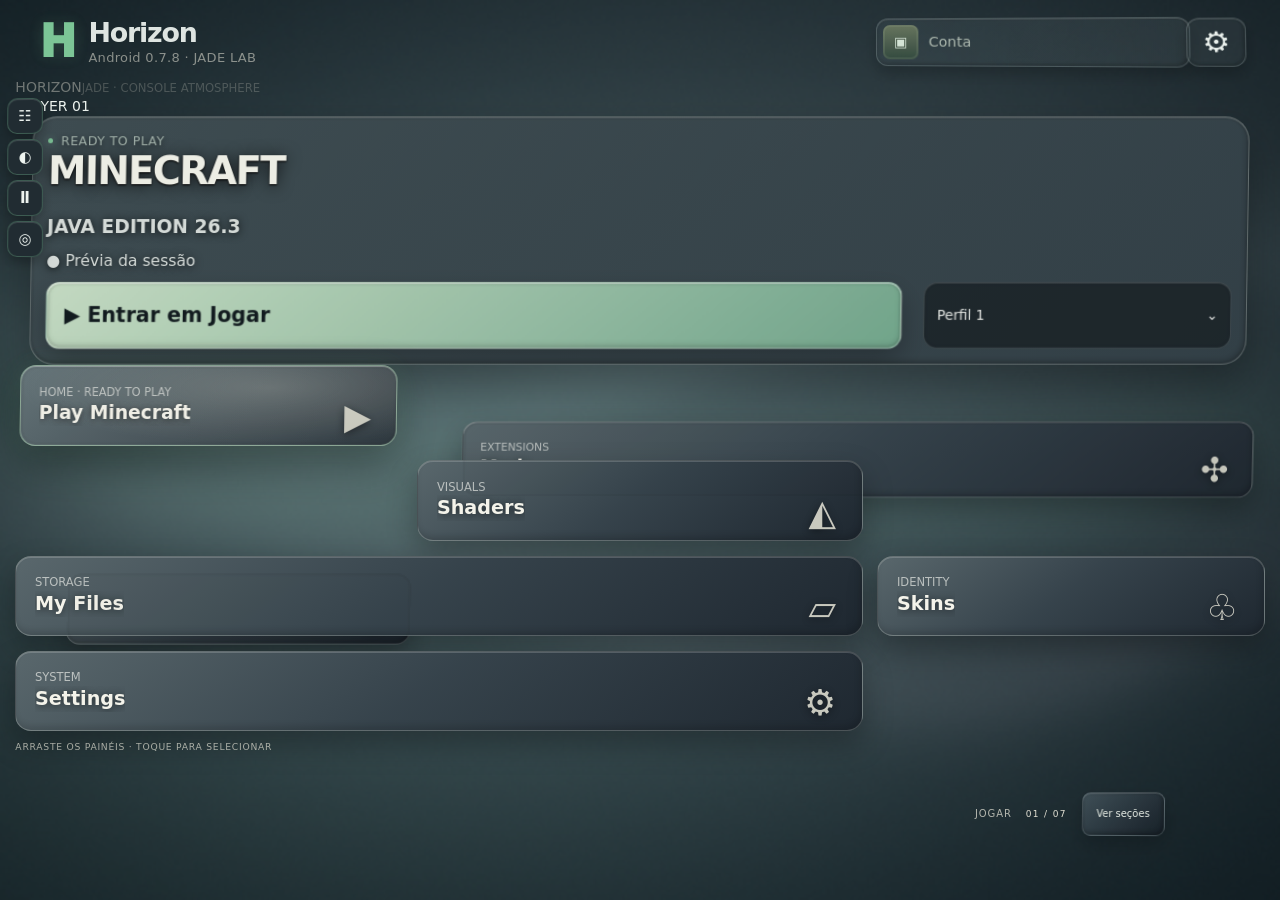
<file: experiments/jade-lab/android/src/main/assets/index.html>
<!doctype html>
<html lang="pt-BR">
<head>
  <meta charset="utf-8">
  <meta name="viewport" content="width=device-width,initial-scale=1,maximum-scale=1,viewport-fit=cover">
  <meta name="theme-color" content="#0b1110">
  <title>Horizon Jade Lab · Dark</title>
  <link rel="stylesheet" href="styles.css">
  <link rel="stylesheet" href="palette.css">
  <link rel="stylesheet" href="scene.css">
  <link rel="stylesheet" href="console-refine.css">
  <link rel="stylesheet" href="spatial-worlds.css">
</head>
<body>
  <canvas id="gpu" aria-label="Prévia de shaders Jade em tempo real"></canvas>
  <div id="gpu-fallback" hidden>A GPU WebGL2 não está disponível neste aparelho. Os controles e exportações permanecem acessíveis.</div>

  <canvas id="deck-coat" aria-hidden="true" hidden></canvas>

  <main id="preview" class="preview" aria-label="Prévia completa do Horizon Jade">
    <header class="topbar surface" data-surface="topbar">
      <div class="brand"><span class="brand-mark" aria-hidden="true">H</span>
        <div><strong>Horizon</strong><small>Android 0.7.8 · JADE LAB</small></div>
      </div>
      <button class="account" id="account-action" aria-label="Perfil do personagem" data-spatial-surface="button"><span class="pixel-avatar" aria-hidden="true">▣</span><span class="account-name">Conta</span></button>
      <button class="top-settings" id="quick-settings" aria-label="Abrir Sistema" data-spatial-surface="button">⚙</button>
    </header>
    <div class="dashboard" id="console-scene" aria-label="Cena tridimensional do console">
      <div class="scene-ambient-label" aria-hidden="true"><span>HORIZON</span><small>JADE · CONSOLE ATMOSPHERE</small></div>
      <div class="avatar-stage" aria-label="Avatar original de demonstração" role="img">
        <div class="avatar-halo"></div>
        <div class="avatar-figure">
          <div class="avatar-head">
            <span class="avatar-head-top"></span><span class="avatar-head-side"></span>
            <span class="avatar-head-front"><i></i><i></i><b></b></span>
          </div>
          <div class="avatar-neck"></div>
          <div class="avatar-body"><span class="avatar-jacket"></span></div>
          <div class="avatar-arm avatar-arm-left"></div><div class="avatar-arm avatar-arm-right"></div>
          <div class="avatar-leg avatar-leg-left"></div><div class="avatar-leg avatar-leg-right"></div>
        </div>
        <div class="avatar-floor"></div>
        <div class="avatar-caption">PLAYER <span>01</span></div>
      </div>
      <article class="hero surface is-selected" data-surface="hero" data-spatial-surface="panel">
        <div class="hero-eyebrow"><span class="status-spark"></span><span id="hero-eyebrow">READY TO PLAY</span></div>
        <div class="hero-content"><h1 id="hero-title">MINECRAFT</h1><p id="hero-subtitle">JAVA EDITION 26.3</p>
          <p class="substatus" id="hero-status">● Install needed</p></div>
        <div class="hero-bottom"><button class="play-cta" id="hero-action" data-surface="cta" data-spatial-surface="button">▶ <span id="hero-button-label">Install Minecraft</span></button>
          <button class="profile-pill" id="profile-action" data-spatial-surface="button"><span id="profile-name">Perfil 1</span><span>⌄</span></button></div>
      </article>
      <section class="cards" aria-label="Navegação espacial do console, três cartões visíveis">
        <button data-spatial-surface="card" class="tile tone-silver surface" data-surface="playtile" data-page="Play" data-stack="front" aria-current="page"><small>HOME · READY TO PLAY</small><span class="tile-label">Play Minecraft</span><span class="tile-symbol">▶</span></button>
        <button data-spatial-surface="card" class="tile tone-jade surface" data-surface="mods" data-page="Mods"><small>EXTENSIONS</small><span class="tile-label">Mods</span><span class="tile-symbol">✣</span></button>
        <button data-spatial-surface="card" class="tile tone-blue surface" data-surface="packs" data-page="Packs"><small>ASSETS</small><span class="tile-label">Packs</span><span class="tile-symbol">⬡</span></button>
        <button data-spatial-surface="card" class="tile tone-amber surface" data-surface="shaders" data-page="Shaders"><small>VISUALS</small><span class="tile-label">Shaders</span><span class="tile-symbol">◭</span></button>
        <button data-spatial-surface="card" class="tile tone-teal surface" data-surface="files" data-page="Files"><small>STORAGE</small><span class="tile-label">My Files</span><span class="tile-symbol">▱</span></button>
        <button data-spatial-surface="card" class="tile tone-sage surface" data-surface="skins" data-page="Skins"><small>IDENTITY</small><span class="tile-label">Skins</span><span class="tile-symbol">♧</span></button>
        <button data-spatial-surface="card" class="tile tone-metal surface" data-surface="settings" data-page="Settings"><small>SYSTEM</small><span class="tile-label">Settings</span><span class="tile-symbol">⚙</span></button>
      </section>
      <div class="deck-access"><span id="deck-current-label">Jogar</span><span id="scene-position" aria-live="polite">01 / 07</span><button id="deck-overview" data-spatial-surface="button">Ver seções</button></div>
      <p class="scene-hint">ARRASTE OS PAINÉIS · TOQUE PARA SELECIONAR</p>
      <section id="deck-picker" role="dialog" aria-modal="true" aria-label="Escolher seção" hidden inert><header><strong>Escolha uma seção</strong><button id="close-deck-picker" data-spatial-surface="button" aria-label="Fechar escolha de seções">Fechar</button></header><div class="deck-picker-grid"><button data-pick="Play" data-spatial-surface="card">Jogar</button><button data-pick="Mods" data-spatial-surface="card">Mods</button><button data-pick="Packs" data-spatial-surface="card">Pacotes</button><button data-pick="Shaders" data-spatial-surface="card">Shaders</button><button data-pick="Files" data-spatial-surface="card">Arquivos</button><button data-pick="Skins" data-spatial-surface="card">Skins</button><button data-pick="Settings" data-spatial-surface="card">Sistema</button></div></section>
    </div>
    <footer class="status-footer surface" data-surface="footer"><span>STATUS & SESSION REPORT</span><span id="live-hint">LIVE SHADER · DARK</span></footer>
  </main>

  <section id="module-screen" role="region" aria-labelledby="module-title" hidden inert><div id="module-frame"></div></section>

  <div class="floating-tools" aria-label="Controles da prévia">
    <button id="open-editor" class="float-button" aria-label="Abrir editor" title="Editor">☷ <span>EDITOR</span></button>
    <button id="toggle-compare" class="float-button" aria-label="Alternar comparação sem shaders" title="Antes e depois">◐</button>
    <button id="toggle-pause" class="float-button" aria-label="Pausar animações" title="Pausar animações">Ⅱ</button>
    <button id="reset-view" class="float-button" aria-label="Centralizar iluminação" title="Centralizar luz">◎</button>
  </div>

  <aside id="editor" class="editor" aria-label="Editor de materiais e shaders">
    <header class="editor-head" id="drag-handle">
      <div class="drag-grip" aria-hidden="true"></div>
      <div class="editor-title"><div><strong>JADE <em>LAB</em></strong><small>DARK ONLY · LIVE GPU</small></div>
        <span id="render-badge">WEBGL2</span></div>
      <div class="editor-buttons">
        <button id="maximize-editor" title="Expandir editor" aria-label="Expandir editor">↕</button>
        <button id="minimize-editor" title="Minimizar editor" aria-label="Minimizar editor">▁</button>
        <button id="hide-editor" title="Ocultar painel" aria-label="Ocultar painel">×</button>
      </div>
    </header>
    <nav class="editor-tabs" id="editor-tabs" role="tablist" aria-label="Categorias de ajustes"></nav>
    <div class="editor-body" id="editor-body" tabindex="0"></div>
    <footer class="editor-foot"><button id="download-section">↓ BAIXAR ABA</button><button id="save-preset">↓ PRESET JSON</button><button id="download-pack" class="primary">↓ PACK ZIP</button></footer>
  </aside>

  <input id="import-file" type="file" accept=".json,.zip,application/json,application/zip" hidden>
  <div id="toast" class="toast" role="status" aria-live="polite"></div>
  <script src="palettes.js"></script>
  <script src="renderer.js"></script>
  <script src="deck-finish.js"></script>
  <script src="spatial-navigation.js"></script>
  <script src="app.js"></script>
</body>
</html>
</file>
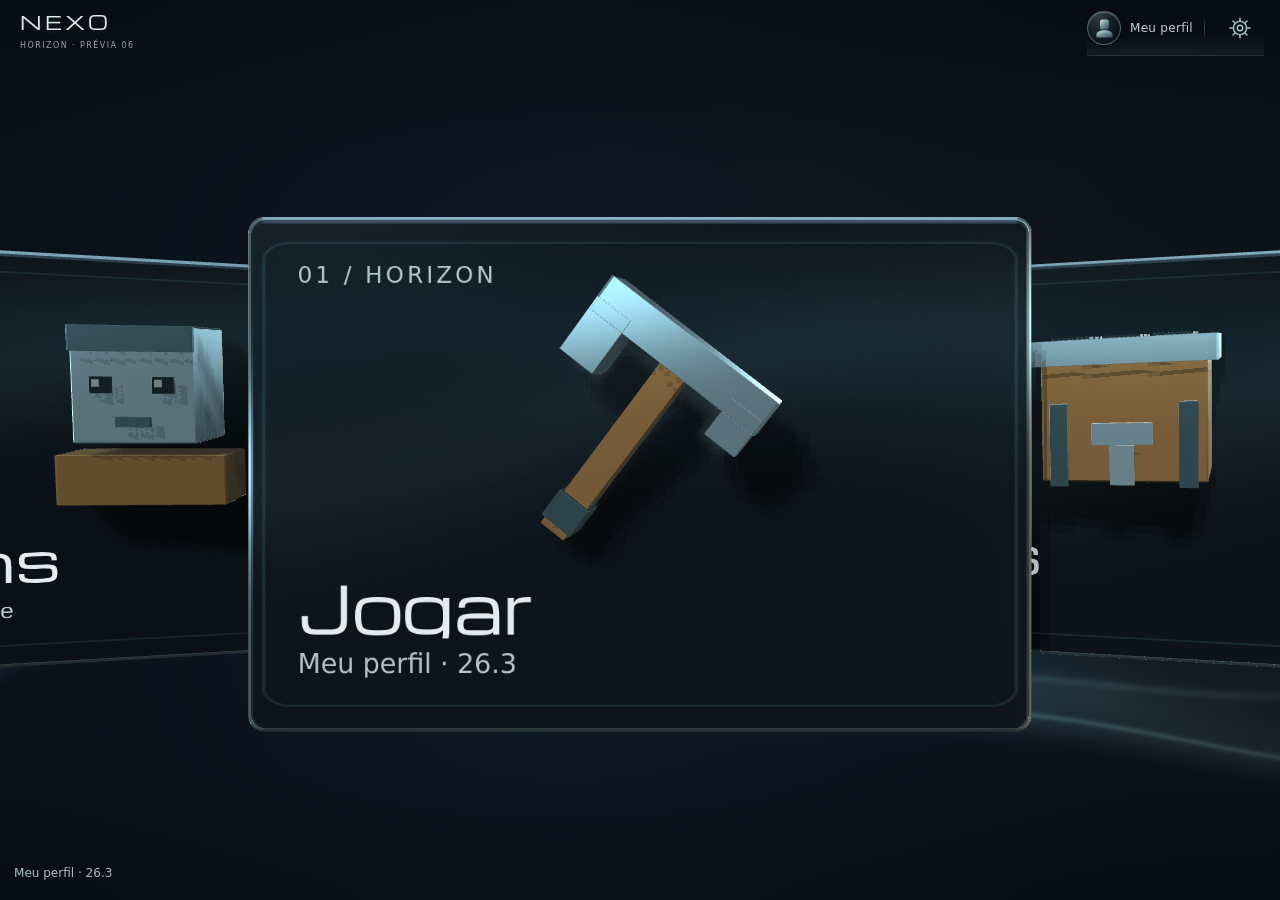
<file: experiments/nexo-preview/android/src/main/assets/index.html>
<!doctype html>
<html lang="pt-BR">
<head>
<meta charset="utf-8"><meta name="viewport" content="width=device-width,initial-scale=1,viewport-fit=cover">
<meta name="theme-color" content="#090f19"><title>Horizon Nexo — Prévia 6</title>
<link rel="stylesheet" href="nexo.css">
</head>
<body class="intro-active">
<main id="nexo-app" class="nexo-study">
  <header class="app-header"><div class="brand-lockup"><span class="wordmark">NEXO</span><small>HORIZON · PRÉVIA 06</small></div><div class="header-actions system-dock" role="group" aria-label="Sistema"><button id="profile-button" class="system-profile" type="button" aria-label="Trocar perfil"><span class="profile-lens" aria-hidden="true"><svg width="25" height="25" viewBox="0 0 28 28"><defs><linearGradient id="profile-chrome" x2=".8" y2="1"><stop stop-color="#e1f0ef"/><stop offset=".45" stop-color="#819da4"/><stop offset="1" stop-color="#395361"/></linearGradient></defs><rect x="9" y="4" width="10" height="11" rx="3" fill="url(#profile-chrome)"/><path d="M5 24v-3c0-3 4-5 9-5s9 2 9 5v3Z" fill="url(#profile-chrome)"/></svg></span><span id="profile-current">Meu perfil</span></button><span class="system-divider" aria-hidden="true"></span><button id="settings-button" class="system-settings" type="button" aria-label="Ajustes" title="Ajustes"><svg width="24" height="24" viewBox="0 0 24 24" fill="none" aria-hidden="true"><circle cx="12" cy="12" r="6.6" stroke="currentColor" stroke-width="1.4"/><circle cx="12" cy="12" r="2.8" stroke="currentColor" stroke-width="1.4"/><path d="M12 2v3m0 14v3M2 12h3m14 0h3M5 5l2 2m10 10 2 2M5 19l2-2M17 7l2-2" stroke="currentColor" stroke-width="1.4" stroke-linecap="round"/></svg></button></div></header>
  <div id="scene-wrap"><canvas id="scene" aria-label="Carrossel 3D. Arraste para selecionar e toque na aba em destaque para abrir.">Nexo: Jogar, Mods, Pacotes, Shaders e Skins.</canvas>
    <div id="front-label" aria-hidden="true"><span class="front-prefix"></span><span class="front-title"></span><span class="front-caption"></span></div>
    <div id="tab-targets" aria-label="Abas do Nexo"><button type="button" data-card="0">Jogar</button><button type="button" data-card="1">Mods</button><button type="button" data-card="2">Pacotes</button><button type="button" data-card="3">Shaders</button><button type="button" data-card="4">Skins</button></div>
    <section id="module" hidden inert aria-labelledby="module-title"><header class="module-header"><div><small id="module-eyebrow">BIBLIOTECA DE PRÉVIA</small><h1 id="module-title">Mods</h1></div><div class="module-actions"><button type="button" class="nexo-back" aria-label="Voltar às abas" title="Voltar às abas"><svg width="24" height="24" viewBox="0 0 24 24" fill="none" aria-hidden="true"><path d="M14 5 7 12l7 7M7 12h13" stroke="currentColor" stroke-width="1.7" stroke-linecap="round" stroke-linejoin="round"/></svg></button><button type="button" id="module-options" aria-label="Mais opções da biblioteca" aria-haspopup="dialog">…</button></div></header><div id="module-content"></div></section>
  </div>
  <footer class="app-footer"><span class="nexo-state" aria-live="polite">Meu perfil · 26.3</span></footer>
  <p class="nexo-error" role="alert" hidden></p>
</main>
<dialog id="settings-dialog" aria-labelledby="settings-title"><header><h2 id="settings-title">Ajustes do Nexo</h2><button type="button" data-close>Fechar</button></header><div class="dialog-body">
<label>Animação de abertura<input type="checkbox" data-pref="introEnabled"></label>
<button type="button" id="replay-intro">Rever abertura</button>
<label>Tamanho do texto<select data-pref="textScale"><option value="1">Padrão</option><option value="1.15">Ampliado</option><option value="1.3">Grande</option></select></label>
<label>Desfoque de movimento<input type="checkbox" data-pref="motionBlur"></label>
<label>Movimento reduzido<input type="checkbox" data-pref="reducedMotion"></label>
<label>Fundo vivo<input type="checkbox" data-pref="ambientMotion"></label>
<label>Sombras e reflexos<input type="checkbox" data-pref="sceneLighting"></label>
<label>Limite de quadros<select data-pref="fps"><option value="30">30 FPS</option><option value="45">45 FPS</option><option value="60">60 FPS</option></select></label>
<label>Resolução dos efeitos<select data-pref="renderScale"><option value="1">Completa</option><option value="0.75">Equilibrada</option><option value="0.6">Econômica</option></select></label>
<label>Cor de apoio<input type="range" data-pref="warmth" min="0" max="1" step="0.05" aria-label="Intensidade da luz quente"></label>
<label>Efeitos sonoros<input type="range" data-pref="sound" min="0" max="1" step="0.05" aria-label="Volume dos efeitos sonoros"></label>
<label>Retorno tátil<input type="checkbox" data-pref="haptics"></label>
<div class="actions"><button id="reset-appearance" type="button">Restaurar aparência</button><button id="undo-appearance" type="button">Desfazer alteração</button></div>
<p class="note">Este APK testa a interface. A conexão com o jogo, as contas e os arquivos do Horizon ainda está pendente.</p>
</div></dialog>
<dialog id="profiles-dialog" aria-labelledby="profiles-title"><header><h2 id="profiles-title">Perfis de prévia</h2><button type="button" data-close>Fechar</button></header><div class="dialog-body"><div id="profile-list"></div><form id="profile-form"><label for="profile-name">Novo perfil</label><input id="profile-name" name="name" maxlength="50" autocomplete="off" placeholder="Nome do perfil"><button type="submit">Adicionar</button><p id="profile-error" role="alert"></p></form></div></dialog>
<dialog id="details-dialog" aria-labelledby="details-title"><header><h2 id="details-title">Detalhes</h2><button type="button" data-close>Fechar</button></header><div id="details-content" class="dialog-body"></div></dialog>
<dialog id="catalog-options-dialog" aria-labelledby="catalog-options-title"><header><h2 id="catalog-options-title">Opções da biblioteca</h2><button type="button" data-close>Fechar</button></header><div class="dialog-body"><button type="button" id="module-profile">Trocar perfil</button><button type="button" id="module-settings">Ajustes do Nexo</button><button type="button" id="import-catalog">Importar lista Nexo</button><button type="button" id="export-catalog">Exportar lista Nexo</button><button type="button" id="reset-filters">Limpar busca e filtros</button><p class="note">Este update importa e exporta manifestos Nexo em JSON.</p></div></dialog>
<dialog id="catalog-filters-dialog" aria-labelledby="catalog-filters-title"><header><h2 id="catalog-filters-title">Filtrar e ordenar</h2><button type="button" data-close>Concluído</button></header><div id="catalog-filters-body" class="dialog-body"></div></dialog>
<dialog id="intro-dialog" aria-label="Abertura do Nexo" aria-modal="true"><div class="intro-field" aria-hidden="true"><i class="intro-ray ray-cold"></i><i class="intro-ray ray-warm"></i></div><div class="intro-lockup" aria-hidden="true"><svg id="intro-mark" viewBox="0 0 100 100" fill="none"><defs><linearGradient id="intro-metal" x1="0" y1="0" x2="1" y2="1"><stop stop-color="#e0efee"/><stop offset=".35" stop-color="#75b4c1"/><stop offset=".7" stop-color="#d5b991"/><stop offset="1" stop-color="#324f65"/></linearGradient></defs><path class="intro-stroke" pathLength="1" d="M20 78V22l60 56V22" stroke="url(#intro-metal)" stroke-width="5" stroke-linecap="round" stroke-linejoin="round"/><path class="intro-orbit" pathLength="1" d="M9 64C-1 32 25 8 52 8S99 31 91 58 60 99 35 89" stroke="url(#intro-metal)" stroke-width="1"/></svg><span id="intro-word">NEXO</span></div><button type="button" id="intro-skip">Toque para pular</button></dialog>
<input type="file" id="catalog-file" accept="application/json,.json" hidden>
<div id="notice" role="status" hidden><span></span><button type="button" id="notice-undo" hidden>Desfazer</button><button type="button" id="notice-close" aria-label="Dispensar aviso">Fechar</button></div>
<script src="host.js"></script><script src="state.js"></script><script src="audio.js"></script><script src="app.js"></script><script src="live-app.js"></script><script src="intro.js"></script><script src="motion.js"></script><script src="scene.js"></script>
</body></html>
</file>
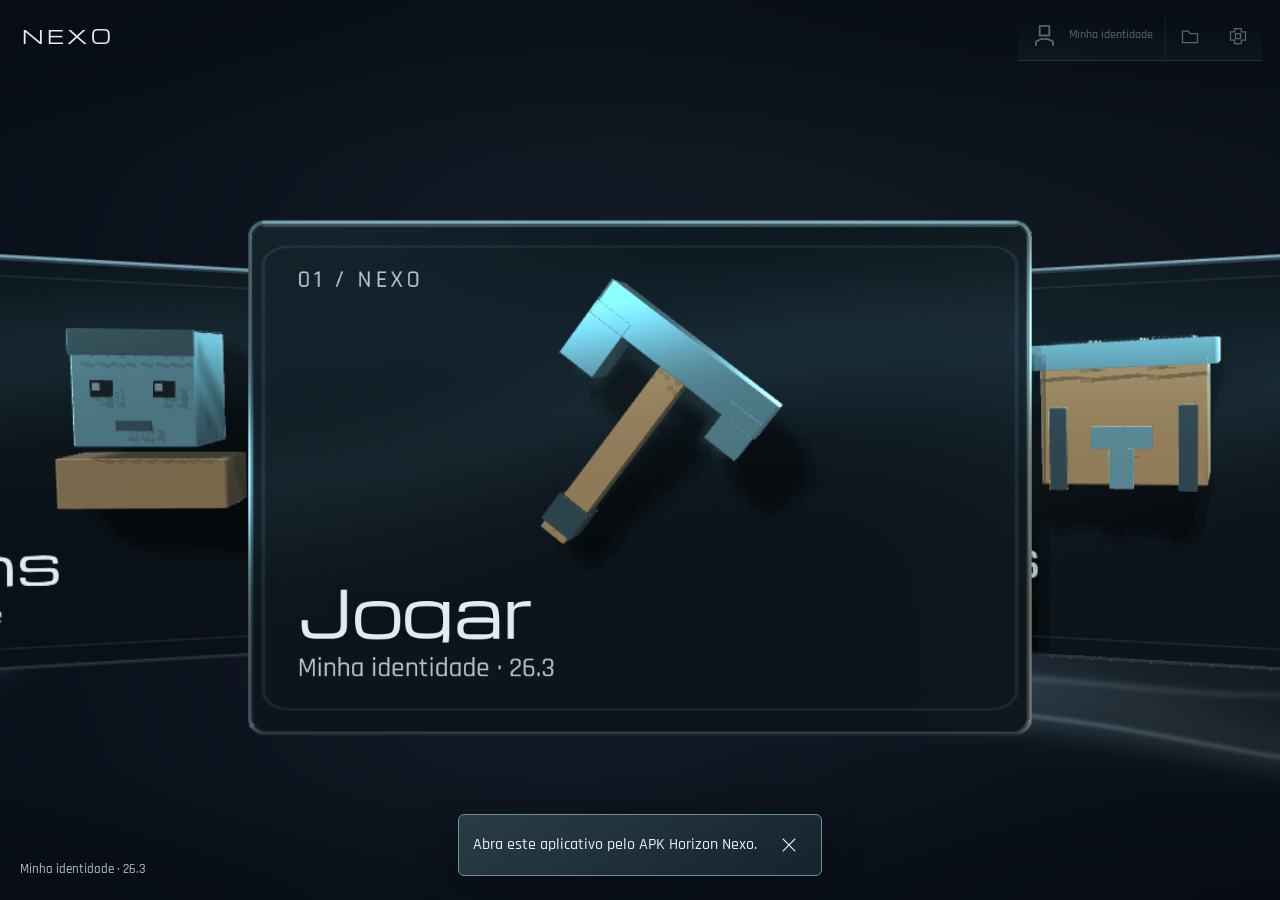
<file: experiments/nexo-preview/android/src/main/assets/nexo.html>
<!doctype html><html lang="pt-BR"><head><meta charset="utf-8"><meta name="viewport" content="width=device-width,initial-scale=1,viewport-fit=cover"><meta name="theme-color" content="#090f19"><title>Horizon Nexo</title><link rel="stylesheet" href="nexo-core.css"><link rel="stylesheet" href="nexo-shell.css"></head><body class="intro-active">
<main id="nexo-app"><header class="app-header"><span class="wordmark">NEXO</span><nav class="header-actions"><button disabled id="profile-button" aria-label="Minha identidade"><span id="profile-current">Minha identidade</span></button><button disabled id="files-button" aria-label="Meus arquivos">Arquivos</button><button disabled id="settings-button" aria-label="Ajustes Nexo">Ajustes</button></nav></header>
<div id="scene-wrap"><canvas id="scene" aria-hidden="true"></canvas><div id="front-label" aria-hidden="true"><span class="front-prefix"></span><span class="front-title"></span><span class="front-caption"></span></div><div id="tab-hits"><button data-card="0">Jogar</button><button data-card="1">Mods</button><button data-card="2">Pacotes</button><button data-card="3">Shaders</button><button data-card="4">Skins</button></div><section id="module" hidden inert><header class="module-header"><span id="module-emblem" aria-hidden="true"></span><div class="module-heading"><small id="module-eyebrow">NEXO</small><h1 id="module-title">Minha biblioteca</h1></div><div class="module-actions"><button class="nexo-back" aria-label="Voltar às abas">Voltar</button><button id="module-options" aria-label="Atalhos da sessão">…</button></div></header><div id="module-content"></div></section></div><footer class="app-footer"><span class="nexo-state" aria-live="polite">Preparando o Nexo…</span></footer><p class="nexo-error" hidden></p></main>
<dialog id="nexo-modal"><header><div><small id="portal-eyebrow">NEXO</small><h2 id="portal-title"></h2></div><button id="portal-close" aria-label="Fechar painel">Fechar</button></header><div id="portal-body"></div></dialog>
<div id="notice" hidden role="status"><span></span><button id="notice-close" aria-label="Fechar aviso">Fechar</button></div>
<dialog id="intro-dialog" aria-label="Abertura do Nexo" aria-modal="true"><div class="intro-field" aria-hidden="true"><i class="intro-ray ray-cold"></i><i class="intro-ray ray-warm"></i></div><div class="intro-lockup" aria-hidden="true"><svg id="intro-mark" viewBox="0 0 100 100" fill="none"><defs><linearGradient id="intro-metal" x1="0" y1="0" x2="1" y2="1"><stop stop-color="#e0efee"/><stop offset=".35" stop-color="#75b4c1"/><stop offset=".7" stop-color="#d5b991"/><stop offset="1" stop-color="#324f65"/></linearGradient></defs><path class="intro-stroke" pathLength="1" d="M20 78V22l60 56V22" stroke="url(#intro-metal)" stroke-width="5" stroke-linecap="round" stroke-linejoin="round"/><path class="intro-orbit" pathLength="1" d="M9 64C-1 32 25 8 52 8S99 31 91 58 60 99 35 89" stroke="url(#intro-metal)" stroke-width="1"/></svg><span id="intro-word">NEXO</span></div><button type="button" id="intro-skip">Toque para pular</button></dialog>
<script src="host.js"></script><script src="audio.js"></script><script src="nexo-shell.js"></script><script src="intro.js"></script><script src="motion.js"></script><script src="scene.js"></script></body></html>
</file>
<file: experiments/jade-lab/android/src/main/assets/styles.css>
*{box-sizing:border-box}html,body{margin:0;width:100%;height:100%;overflow:hidden;background:#07110d;color:#ecf5ed;font:14px/1.35 system-ui,-apple-system,"Segoe UI",sans-serif;-webkit-tap-highlight-color:transparent}button,input,select{font:inherit}button{touch-action:manipulation;color:inherit;cursor:pointer}button:focus-visible,summary:focus-visible,input:focus-visible{outline:2px solid #80e8a2;outline-offset:3px}#gpu{position:fixed;inset:0;width:100%;height:100%;pointer-events:none;z-index:0;display:block}#gpu-fallback:not([hidden]){position:fixed;z-index:2;bottom:10px;left:10px;right:10px;padding:10px;background:#282e27;border-radius:8px;font-size:12px}.preview{position:fixed;inset:0;z-index:1;display:grid;grid-template-rows:minmax(64px,12%) minmax(54px,10%) minmax(0,1fr) minmax(34px,8%);gap:clamp(6px,1.5vh,14px);padding:clamp(9px,2vw,28px);padding-top:max(9px,env(safe-area-inset-top));padding-bottom:max(8px,env(safe-area-inset-bottom));min-width:0;overflow:hidden}.surface{position:relative;border:1px solid transparent;background:transparent;isolation:isolate}.topbar{display:flex;align-items:center;border-radius:19px;padding:0 clamp(12px,1.8vw,24px);gap:12px;min-width:0}.brand{display:flex;align-items:center;gap:13px;min-width:0;margin-right:auto}.brand-mark{font-size:clamp(29px,4.3vw,44px);font-weight:1000;color:#65c789;letter-spacing:-.11em;text-shadow:0 0 19px #53d97945;padding-right:4px}.brand strong{display:block;font-size:clamp(20px,2.1vw,28px);letter-spacing:-.045em;line-height:1.15}.brand small,.editor-title small{display:block;color:#b6c9bd;font-size:clamp(10px,1.15vw,13px);letter-spacing:.025em}.account{width:clamp(105px,23vw,340px);height:70%;border-radius:12px;background:linear-gradient(110deg,#f3fff00b,#c3ffdb0e);display:flex;align-items:center;gap:10px;padding:6px;overflow:hidden}.pixel-avatar{height:35px;width:35px;flex:0 0 35px;display:grid;place-items:center;border-radius:7px;color:#d9e9db;background:linear-gradient(#697760,#344b40);box-shadow:inset 0 0 0 2px #8fa08733}.account-name{color:#b0bcb2}.top-settings{border:0;border-radius:12px;width:54px;height:70%;font-size:28px;background:#d3ffdb0c}.channels{display:flex;align-items:stretch;border-radius:14px;gap:4px;overflow-x:auto;scrollbar-width:none;padding:5px}.channels::-webkit-scrollbar,.editor-tabs::-webkit-scrollbar{display:none}.channel{flex:1;min-width:64px;position:relative;display:flex;align-items:center;justify-content:center;gap:9px;padding:5px 8px;background:transparent;border:0;border-radius:10px;color:#b2c3b6;white-space:nowrap;font-size:clamp(11px,1.35vw,18px);font-weight:400}.channel span{font-size:1.25em;line-height:1}.channel b{font-weight:500}.channel.active{color:#f6fff6;text-shadow:0 0 10px #b8ffc444;background:#deffdf0b}.channel.active:after{content:"";position:absolute;bottom:0;left:16%;width:68%;height:3px;border-radius:3px;background:var(--accent,#71cc87);box-shadow:0 0 9px var(--accent,#71cc87)}.dashboard{display:grid;grid-template-columns:1.28fr 1fr;gap:clamp(7px,1.1vw,16px);min-height:0}.hero{border-radius:25px;min-height:0;display:flex;flex-direction:column;justify-content:space-between;padding:clamp(12px,2.1vw,32px);overflow:hidden}.hero-eyebrow{display:flex;align-items:center;gap:8px;color:#b5c5bb;font-size:clamp(10px,1vw,15px);letter-spacing:.04em}.status-spark{width:5px;height:5px;border-radius:50%;background:var(--accent,#71cc87);box-shadow:0 0 9px var(--accent,#71cc87)}.hero-content{margin:auto 0}.hero h1{font-size:clamp(27px,3.1vw,48px);letter-spacing:-.045em;margin:0 0 clamp(8px,2.5vh,25px);font-weight:800;line-height:1.05}.hero p{margin:0;color:#dfe9e0}.hero-content>p:first-of-type{font-size:clamp(13px,1.5vw,21px);font-weight:600}.substatus{margin-top:10px!important;color:#b9c6bb!important;font-size:clamp(10px,1.25vw,17px)}.hero-bottom{display:grid;grid-template-columns:minmax(0,1fr) minmax(92px,26%);gap:clamp(8px,1.7vw,26px)}.play-cta{border:1px solid #b2fbc52c;border-radius:14px;background:linear-gradient(115deg,#177b43cc,#13653bde);padding:clamp(9px,1.5vw,18px);font-size:clamp(12px,1.65vw,22px);font-weight:700;text-align:left;box-shadow:inset 0 1px 0 #c5ffdf45,0 9px 27px #05190e55;white-space:nowrap;overflow:hidden;text-overflow:ellipsis}.play-cta:active{transform:scale(.99)}.profile-pill{border:1px solid #e6ffec28;background:#eefbef0b;border-radius:14px;padding:8px 13px;display:flex;justify-content:space-between;align-items:center;gap:4px;font-size:clamp(11px,1.1vw,17px)}.cards{display:grid;grid-template-columns:1fr 1.15fr 1fr;grid-template-rows:repeat(3,minmax(0,1fr));gap:clamp(6px,1.15vw,16px);min-height:0}.tile{min-width:0;min-height:0;text-align:left;padding:clamp(9px,1.45vw,22px);border-radius:16px;display:flex;flex-direction:column;justify-content:space-between;overflow:hidden}.tile small{color:#c8d6cf;font-size:clamp(9px,.9vw,14px);font-weight:500}.tile-label{font-size:clamp(14px,1.5vw,26px);font-weight:600;white-space:nowrap;overflow:hidden;text-overflow:ellipsis;max-width:70%}.tile-symbol{position:absolute;right:clamp(10px,2vw,27px);top:35%;font-size:clamp(18px,2.8vw,40px);color:#edf9ef;opacity:.86;text-shadow:0 2px 9px #0005}.tile[data-surface="mods"],.tile[data-surface="files"],.tile[data-surface="settings"]{grid-column:span 2}.tile:active{transform:scale(.99)}.tile:hover .tile-symbol{filter:drop-shadow(0 0 7px #c0ffb9)}.status-footer{border-top:1px solid #d4ffda30;display:flex;justify-content:space-between;align-items:center;padding:0 12px;color:#a6b4aa;font-size:clamp(10px,1vw,15px);letter-spacing:.04em;white-space:nowrap;overflow:hidden;gap:16px}.floating-tools{position:fixed;z-index:6;left:max(12px,env(safe-area-inset-left));bottom:max(13px,env(safe-area-inset-bottom));display:flex;gap:7px}.float-button{border:1px solid #bff3cc40;background:#162720db;color:#d7f6df;backdrop-filter:blur(14px);border-radius:11px;min-height:43px;min-width:43px;padding:9px 12px;font-weight:700;box-shadow:0 3px 18px #0008}.float-button span{font-size:11px;letter-spacing:.06em}.editor{position:fixed;z-index:15;right:max(11px,env(safe-area-inset-right));bottom:max(10px,env(safe-area-inset-bottom));width:min(420px,calc(100vw - 22px));height:var(--sheet-height,min(540px,76dvh));max-height:calc(100dvh - 22px);display:flex;flex-direction:column;background:#0d1715f5;border:1px solid #7fcda45b;border-radius:19px;box-shadow:0 26px 80px #000b,0 0 35px #40a86c19;overflow:hidden;backdrop-filter:blur(23px);transition:height .18s ease,transform .18s ease,opacity .18s ease}.editor.collapsed{height:69px!important}.editor.collapsed .editor-tabs,.editor.collapsed .editor-body,.editor.collapsed .editor-foot{display:none}.editor.hidden{transform:translateY(calc(100% + 40px));opacity:0;pointer-events:none}.editor-head{flex:0 0 72px;cursor:ns-resize;touch-action:none;padding:7px 13px 8px;border-bottom:1px solid #bdffe422}.drag-grip{width:48px;height:4px;border-radius:10px;margin:0 auto 8px;background:#d0f9db70}.editor-title{display:flex;align-items:center;gap:13px}.editor-title>div{flex:1}.editor-title strong{font-weight:800;font-size:16px;letter-spacing:.14em}.editor-title em{font-style:normal;color:#8edd9b}.editor-title small{font-size:9px;letter-spacing:.1em}#render-badge{border:1px solid #84dba35e;padding:3px 7px;border-radius:6px;color:#a1f0bc;font-size:9px;font-weight:800;letter-spacing:.06em}.editor-buttons{display:flex;gap:5px}.editor-buttons button{background:#ffffff08;border:1px solid #f0fff015;border-radius:8px;min-height:32px;min-width:32px;font-size:18px}.editor-tabs{flex:0 0 45px;display:flex;gap:5px;overflow-x:auto;scrollbar-width:none;padding:6px 10px;border-bottom:1px solid #f2fff018}.editor-tabs button{white-space:nowrap;border:1px solid transparent;background:#ffffff0c;border-radius:8px;padding:6px 10px;font-size:11px;color:#bbcfc2}.editor-tabs button.active{background:#78b98b32;border-color:#7bd79781;color:#d6ffe1}.editor-body{flex:1;min-height:0;overflow-y:auto;overscroll-behavior:contain;scrollbar-color:#6ca37f #09120e;padding:12px 13px 16px;touch-action:pan-y}.section-intro{font-size:12px;color:#b6c7bb;margin:0 0 12px}.parameter-group{border:1px solid #adffcb23;border-radius:11px;margin-bottom:9px;background:#d5ffe906;overflow:hidden}.parameter-group summary{cursor:pointer;list-style:none;display:flex;align-items:center;justify-content:space-between;padding:12px 13px;font-weight:700;color:#e5f6eb;font-size:12px;min-height:41px}.parameter-group summary::-webkit-details-marker{display:none}.parameter-group summary:after{content:"⌄";color:#b5dbbd;font-size:17px;transition:transform .18s}.parameter-group:not([open]) summary:after{transform:rotate(-90deg)}.fields{padding:0 12px 14px}.field{padding:9px 0 10px;border-top:1px solid #e5ffed10}.field-head{display:flex;align-items:center;gap:8px;justify-content:space-between;margin-bottom:7px;font-size:12px}.field-head output{font-variant-numeric:tabular-nums;color:#a1e6b2;font-weight:700}.field input[type=range]{width:100%;height:25px;margin:0;accent-color:var(--accent,#7dcb91);cursor:pointer}.field input[type=color]{width:100%;height:38px;border:1px solid #b3e9bd36;border-radius:9px;background:#15281b;padding:4px}.field select{width:100%;padding:9px;border:1px solid #acd7b132;border-radius:8px;background:#122019;color:#e4f2e6;outline:none}.field .hint{color:#90a698;display:block;font-size:10px;margin-top:3px}.editor-foot{flex:0 0 53px;display:flex;gap:5px;align-items:center;padding:7px 9px;border-top:1px solid #c0ffc927}.editor-foot button{flex:1;border:1px solid #a7e5bc2b;border-radius:9px;background:#e8fff70d;font-size:10px;font-weight:700;height:37px;min-width:0;padding:2px 5px;white-space:nowrap}.editor-foot .primary{color:#072313;background:#84d69e;border-color:#9ef5af}.action-grid{display:grid;grid-template-columns:1fr 1fr;gap:9px}.action-grid button,.big-action{border:1px solid #a7e5bc33;background:#1c3528;padding:12px;border-radius:10px;font-size:12px;text-align:left}.big-action{width:100%;margin-top:8px}.note{border-left:3px solid #82d996;background:#82d9960f;color:#c1d8c7;padding:10px;font-size:11px;margin:12px 0;border-radius:0 8px 8px 0}.toast{position:fixed;z-index:100;left:50%;top:max(13px,env(safe-area-inset-top));transform:translate(-50%,-20px);background:#192e24;color:#eaf6ee;padding:11px 17px;border:1px solid #95eab363;border-radius:11px;box-shadow:0 10px 30px #000a;font-size:12px;opacity:0;pointer-events:none;transition:opacity .2s,transform .2s;max-width:90vw;text-align:center}.toast.show{opacity:1;transform:translate(-50%,0)}.comparison #gpu{opacity:.18}.comparison .surface{background:#1a2520;border:1px solid #c9e8d533}.comparison .tile{background:#234037}.comparison .hero{background:#16281f}.comparison .topbar,.comparison .channels{background:#121d17}@media(max-width:720px){.preview{grid-template-rows:65px 57px minmax(0,1fr) 30px;gap:7px;padding:8px}.brand small{font-size:10px}.account{width:90px}.account-name{display:none}.top-settings{width:43px}.channels{gap:2px;padding:4px}.channel{min-width:57px;padding:5px 7px;font-size:11px;gap:5px}.dashboard{display:flex;flex-direction:column;gap:7px}.hero{flex:0 0 46%;border-radius:17px;padding:12px;min-height:0}.hero h1{font-size:clamp(23px,6vw,34px)}.hero-bottom{grid-template-columns:minmax(0,1fr) 95px;gap:7px}.play-cta{padding:11px}.cards{flex:1;gap:6px}.tile{border-radius:12px;padding:9px}.tile small{font-size:9px}.tile-label{font-size:15px}.tile-symbol{font-size:21px;right:8px;top:36%}.status-footer{font-size:9px;padding:0 3px}.status-footer #live-hint{display:none}.editor{left:0;right:0;bottom:0;width:100%;max-height:calc(100dvh - env(safe-area-inset-top) - 8px);border-radius:19px 19px 0 0;height:var(--sheet-height,min(520px,65dvh))}.editor-foot{padding-bottom:max(7px,env(safe-area-inset-bottom));flex-basis:calc(53px + env(safe-area-inset-bottom))}.floating-tools{bottom:max(10px,env(safe-area-inset-bottom));left:9px}.float-button{min-width:40px;min-height:40px;font-size:13px;padding:8px}.float-button span{font-size:10px}}@media(max-height:480px) and (orientation:landscape){.preview{grid-template-rows:53px 49px minmax(0,1fr) 25px;padding:7px;gap:6px}.brand strong{font-size:20px}.brand small{font-size:10px}.hero{padding:11px;border-radius:16px}.hero h1{font-size:clamp(22px,3vw,32px)}.hero-content>p:first-of-type{font-size:12px}.hero-bottom{gap:7px}.play-cta{font-size:12px;padding:9px}.tile{padding:8px}.tile-label{font-size:14px}.tile small{font-size:9px}.tile-symbol{font-size:19px}.status-footer{font-size:10px}.editor{width:min(400px,75vw);height:var(--sheet-height,min(375px,90dvh))}.floating-tools{bottom:8px}}@media(prefers-reduced-motion:reduce){*,*:before,*:after{transition:none!important;animation:none!important}}
</file>
<file: experiments/jade-lab/android/src/main/assets/palette.css>
/* Jade Lab v2: material-colored dark interface, independent of the live GPU.
 * No fixed left indicators. Focus and active-page hierarchy are driven by
 * computed spectral edge light, inner luminance and local material contrast.
 */
:root{
  --bg:#091611;--surface:#203c2c;--accent:#74da94;--cool:#63aeb8;
  --warm:#cb995a;--accent-rgb:116,218,148;--on-accent:#08170f;
  --ink:#eff5f1;--muted:#acb9b2;
}
html,body{background:var(--bg);color:var(--ink)}
.brand-mark{
  color:var(--accent);
  text-shadow:0 0 17px rgba(var(--accent-rgb),.19);
}
.brand small,.editor-title small{color:var(--muted)}
.account{
  background:linear-gradient(117deg,
    rgba(var(--accent-rgb),.035),
    rgba(var(--accent-rgb),.085) 54%,
    color-mix(in srgb,var(--cool) 8%,transparent));
}
.top-settings{
  background:rgba(var(--accent-rgb),.075);
  box-shadow:inset 0 1px 0 rgba(255,255,255,.045);
}
.channel.active{
  color:var(--ink);
  background:radial-gradient(ellipse at 50% 115%,
    rgba(var(--accent-rgb),.18),transparent 78%);
  text-shadow:0 0 12px rgba(var(--accent-rgb),.21);
}
.channel.active:after{
  background:var(--accent);
  box-shadow:0 0 9px rgba(var(--accent-rgb),.34);
}
#preview[data-selection="halo"] .channel.active:after,
#preview[data-selection="rim"] .channel.active:after,
#preview[data-selection="quiet"] .channel.active:after{opacity:0}
#preview[data-selection="rim"] .channel.active{
  box-shadow:inset 0 0 0 1px rgba(var(--accent-rgb),.48),
             inset 0 1px 0 rgba(255,255,255,.10);
  background:rgba(var(--accent-rgb),.085);
}
#preview[data-selection="quiet"] .channel.active{
  background:rgba(var(--accent-rgb),.045);text-shadow:none;
}
#preview[data-selection="underline"] .channel.active{
  background:rgba(var(--accent-rgb),.065);
}
.status-spark{background:var(--accent);box-shadow:0 0 9px rgba(var(--accent-rgb),.40)}
.hero,.tile,.play-cta{transition:border-color .16s,box-shadow .16s,filter .16s}
.hero.is-selected,.tile.is-selected{
  border-color:rgba(var(--accent-rgb),.25);
  box-shadow:inset 0 1px 0 rgba(255,255,255,.075),
             0 0 27px rgba(var(--accent-rgb),.075);
}
.tile.is-selected{
  filter:brightness(1.06);
}
#preview[data-selection="quiet"] .hero.is-selected,
#preview[data-selection="quiet"] .tile.is-selected{
  border-color:rgba(var(--accent-rgb),.13);
  box-shadow:inset 0 1px 0 rgba(255,255,255,.045);
  filter:none;
}
#preview[data-selection="rim"] .hero.is-selected,
#preview[data-selection="rim"] .tile.is-selected{
  border-color:rgba(var(--accent-rgb),.47);
  box-shadow:inset 0 0 0 .6px rgba(var(--accent-rgb),.20),
             0 4px 28px rgba(0,0,0,.20);
}
.play-cta{
  color:var(--on-accent);
  border-color:rgba(var(--accent-rgb),.34);
  background:linear-gradient(140deg,
     color-mix(in srgb,var(--accent) 89%,white 11%),
     color-mix(in srgb,var(--accent) 65%,var(--surface) 35%) 54%,
     color-mix(in srgb,var(--accent) 45%,var(--bg) 55%));
  box-shadow:inset 0 1px 0 rgba(255,255,255,.22),
             0 8px 30px rgba(0,0,0,.34),
             0 0 22px rgba(var(--accent-rgb),.09);
  text-shadow:none;
}
.play-cta:focus-visible{
  outline-color:var(--accent);
  box-shadow:0 0 0 3px rgba(var(--accent-rgb),.25);
}
.profile-pill{
  border-color:rgba(var(--accent-rgb),.17);
  background:linear-gradient(160deg,rgba(255,255,255,.075),rgba(var(--accent-rgb),.045));
}
.tile small{color:var(--muted)}
.tile-symbol{color:var(--ink);text-shadow:0 1px 8px rgba(0,0,0,.42)}
.tile:hover .tile-symbol{filter:drop-shadow(0 0 7px rgba(var(--accent-rgb),.3))}
.status-footer{border-color:rgba(var(--accent-rgb),.17);color:var(--muted)}
.float-button{
  border-color:rgba(var(--accent-rgb),.29);
  background:color-mix(in srgb,var(--bg) 77%,var(--surface) 23%);
  color:var(--ink);
}
.editor{
  background:color-mix(in srgb,var(--bg) 85%,#15191e 15%);
  border-color:rgba(var(--accent-rgb),.36);
  box-shadow:0 28px 78px rgba(0,0,0,.70),
             0 0 37px rgba(var(--accent-rgb),.095);
}
.drag-grip{background:rgba(var(--accent-rgb),.40)}
.editor-head,.editor-tabs,.editor-foot{border-color:rgba(var(--accent-rgb),.13)}
.editor-title em{color:var(--accent)}
#render-badge{
  border-color:rgba(var(--accent-rgb),.32);
  color:var(--accent);
}
.editor-buttons button{
  border-color:rgba(var(--accent-rgb),.14);
  background:rgba(var(--accent-rgb),.055);
}
.editor-tabs button{
  color:var(--muted);
  border-color:rgba(var(--accent-rgb),.08);
  background:rgba(var(--accent-rgb),.045);
}
.editor-tabs button.active{
  color:var(--ink);
  background:rgba(var(--accent-rgb),.14);
  border-color:rgba(var(--accent-rgb),.44);
  box-shadow:inset 0 1px 0 rgba(255,255,255,.07);
}
.parameter-group{
  background:linear-gradient(155deg,rgba(var(--accent-rgb),.046),
    rgba(255,255,255,.012));
  border-color:rgba(var(--accent-rgb),.17);
}
.parameter-group summary{color:var(--ink)}
.parameter-group summary:after{color:var(--accent)}
.field{border-color:rgba(var(--accent-rgb),.10)}
.field-head output{color:var(--accent)}
.field input[type=range]{accent-color:var(--accent)}
.field input[type=color],.field select{
  border-color:rgba(var(--accent-rgb),.28);
  background:color-mix(in srgb,var(--bg) 58%,var(--surface) 42%);
  color:var(--ink);
}
.field .hint,.section-intro{color:var(--muted)}
.editor-foot button,.action-grid button,.big-action{
  border-color:rgba(var(--accent-rgb),.25);
  background:rgba(var(--accent-rgb),.06);
  color:var(--ink);
}
.editor-foot .primary{
  color:var(--on-accent);
  background:var(--accent);
  border-color:var(--accent);
}
.note{
  background:rgba(var(--accent-rgb),.06);
  color:var(--muted);
  border-color:var(--accent);
}
.toast{
  background:color-mix(in srgb,var(--surface) 45%,var(--bg) 55%);
  color:var(--ink);border-color:rgba(var(--accent-rgb),.42);
}
/* Full palette cards: each preview has three distinguishable illuminated
 * layers, so the palette name is never the only visual identifier.
 */
.palette-grid{
  display:grid;grid-template-columns:repeat(2,minmax(0,1fr));
  gap:9px;padding-top:3px;
}
.palette-card{
  display:flex;flex-direction:column;gap:8px;
  text-align:left;min-width:0;min-height:117px;
  padding:10px;border-radius:12px;position:relative;
  border:1px solid color-mix(in srgb,var(--card-accent) 36%,transparent);
  color:var(--ink);
  background:
    radial-gradient(ellipse at 84% 8%,color-mix(in srgb,var(--card-cool) 27%,transparent),transparent 68%),
    linear-gradient(140deg,color-mix(in srgb,var(--card-surface) 86%,#ffffff 14%),var(--card-bg));
  box-shadow:inset 0 1px 0 #ffffff15,0 7px 23px #0005;
}
.palette-card:after{
  content:"";position:absolute;inset:0;pointer-events:none;
  border-radius:inherit;
  background:linear-gradient(130deg,#ffffff12,transparent 40%,#00000012);
}
.palette-card.active{
  border-color:var(--card-accent);
  box-shadow:0 0 0 1px color-mix(in srgb,var(--card-accent) 50%,transparent),
             0 0 18px color-mix(in srgb,var(--card-accent) 20%,transparent),
             inset 0 1px 0 #ffffff2a;
}
.palette-name{font-size:13px;font-weight:750;color:#f7f7fa}
.palette-desc{font-size:10px;line-height:1.3;color:#e7e9eee5}
.palette-swatches{display:flex;gap:4px;margin-top:auto}
.palette-swatch{
  height:12px;flex:1;border-radius:4px;
  box-shadow:inset 0 1px 0 #ffffff25,0 1px 4px #0005;
  background:var(--swatch);
}
.palette-custom-note{font-size:11px;color:var(--muted);padding:4px 1px 0}
.palette-status{
  display:inline-flex;align-items:center;gap:6px;
  font-size:10px;color:var(--accent);font-weight:700;
}
.palette-status:before{
  content:"";width:6px;height:6px;border-radius:50%;
  background:var(--accent);box-shadow:0 0 6px rgba(var(--accent-rgb),.40);
}
@media(max-width:340px){
  .palette-grid{grid-template-columns:1fr}
}
@media(prefers-reduced-motion:reduce){
  .hero,.tile,.play-cta{transition:none}
}
</file>
<file: experiments/jade-lab/android/src/main/assets/scene.css>
/* The GPU owns every panel material, shadow, bevel and reflection. These
 * transparent faces carry sharp text and the exact shared projective hitbox. */
.preview{display:grid;grid-template-rows:64px 72px minmax(0,1fr) 40px;gap:0;padding:12px clamp(20px,5vw,86px);padding-top:max(12px,env(safe-area-inset-top));padding-bottom:max(8px,env(safe-area-inset-bottom));overflow:hidden}
.masthead{display:flex;align-items:center;justify-content:space-between;gap:15px;min-width:0}
.wordmark{display:flex;align-items:center;gap:13px}.horizon-mark{font-size:37px;line-height:1;font-weight:300;color:var(--accent);transform:skewY(-10deg)}
.wordmark strong{font-size:23px;font-weight:500;letter-spacing:-.06em;line-height:1.05}.wordmark strong span{display:block;letter-spacing:.22em;font-size:8px;color:#b1bcbc;margin-top:7px;font-weight:400}
.system-info{display:flex;align-items:center;gap:9px;font-size:10px;letter-spacing:.14em;color:#c0c9c9}.online-dot{height:4px;width:4px;background:var(--accent);border-radius:50%;box-shadow:0 0 8px var(--accent)}
.system-info button{margin-left:16px;min-height:40px;border:1px solid #e0eeee22;border-radius:7px;background:#ffffff04;color:#d9e2e2;font-size:11px;padding:0 15px}
#console-categories{display:flex;align-items:stretch;gap:clamp(8px,2.3vw,35px);max-width:100%;overflow-x:auto;overflow-y:hidden;scrollbar-width:none;border-bottom:1px solid #e0eeee12;touch-action:pan-x}
#console-categories::-webkit-scrollbar{display:none}#console-categories button{flex:0 0 auto;min-width:58px;min-height:64px;display:flex;flex-direction:column;align-items:center;justify-content:center;gap:7px;background:none;border:0;border-bottom:1px solid transparent;color:#aab8b8;padding:4px 10px 10px;font-size:10px;letter-spacing:.04em;transition:color .2s}
#console-categories svg{width:24px;height:24px;fill:none;stroke:currentColor;stroke-width:1.3;stroke-linejoin:round;stroke-linecap:round;opacity:.72}
#console-categories [aria-selected=true]{color:#f5f6f0;border-bottom-color:var(--accent)}#console-categories [aria-selected=true] svg{opacity:1;filter:drop-shadow(0 0 7px color-mix(in srgb,var(--accent) 32%,transparent))}
#console-scene{position:relative;display:block;min-height:0;min-width:0;isolation:isolate}
.scene-copy{position:absolute;left:0;top:13%;width:47%;pointer-events:none}.scene-copy>p:first-child{font-size:9px;letter-spacing:.23em;color:var(--accent);margin:0 0 18px}.scene-copy h1{font-weight:300;letter-spacing:-.055em;font-size:clamp(24px,3.2vw,52px);line-height:1.08;color:#f2f3ed;margin:0 0 15px;max-width:100%}.scene-copy>p:last-child{font-size:clamp(11px,1vw,14px);color:#bac7c7;margin:0;line-height:1.5;max-width:90%}
.art-slot{position:absolute;left:56%;top:12%;width:39%;height:72%;pointer-events:none}
.surface-face{position:fixed;left:0;top:0;transform-origin:0 0;pointer-events:auto;background:transparent;border:0;border-radius:12px;box-shadow:none;overflow:hidden;will-change:transform;backface-visibility:hidden}
.art-face{padding:25px;pointer-events:none}.art-kicker{font-size:8px;letter-spacing:.3em;color:#dfedeb}.art-title{position:absolute;left:25px;bottom:39px;max-width:72%}.art-title small{font-size:8px;letter-spacing:.3em;color:#d3e2df}.art-title h2{font-size:clamp(17px,2vw,32px);letter-spacing:-.04em;font-weight:650;margin:8px 0 5px;color:#f6f4e9}.art-title p{font-size:10px;color:#d3dedc;margin:0}.art-title p span{padding:0 6px;color:var(--accent)}.art-note{position:absolute;bottom:17px;left:25px;font-size:7px;letter-spacing:.22em;color:#b6c8c6}
.console-options{position:absolute;left:0;top:53%;width:43%;display:grid;gap:var(--option-gap,8px)}.option-slot{height:clamp(43px,7vh,62px);pointer-events:none}.option-face{display:flex;align-items:center;gap:16px;padding:0 18px;color:#dce5e2;text-align:left;font-size:clamp(11px,1.05vw,15px);font-weight:400;cursor:pointer}.option-number{color:#a3bab3;font-size:9px;font-variant-numeric:tabular-nums}.option-label{flex:1;min-width:0;overflow:hidden;text-overflow:ellipsis;white-space:nowrap}.option-arrow{font-size:22px;opacity:.45}.option-face[aria-current=true]{color:#fffde9}.option-face[aria-current=true] .option-number{color:var(--accent)}
.console-footer{display:flex;align-items:center;gap:18px;border-top:1px solid #e0eeee12;color:#99acab;font-size:9px;letter-spacing:.06em;min-width:0}.console-footer button{border:0;background:none;color:#cbd7d4;padding:0;min-width:46px;min-height:40px;font-size:21px}.console-footer button span{font-size:10px;padding-left:6px}.console-footer p{margin:0;white-space:nowrap;overflow:hidden;text-overflow:ellipsis}.console-footer small{font-size:8px;margin-left:auto;white-space:nowrap}#live-hint{font-size:8px;margin-left:auto;color:#afc2be;white-space:nowrap}
#context-panel:not([hidden]){position:absolute;z-index:8;left:17%;top:12%;width:66%;max-height:85%;overflow:auto;padding:clamp(20px,4vw,44px);border:1px solid #dce8dd39;border-radius:13px;background:#111b20f5;box-shadow:0 22px 80px #0009}.context-kicker{font-size:8px;letter-spacing:.2em;color:var(--accent)}#context-panel h2{font-weight:350;font-size:25px;letter-spacing:-.04em}#context-panel p{font-size:13px;line-height:1.7;color:#bccbc7}#context-panel button{border:1px solid #dce8dd39;background:#ffffff08;min-height:44px;padding:10px 17px;border-radius:6px;color:#edf0e7}
@media(orientation:portrait){.preview{padding:10px 22px;grid-template-rows:62px 72px minmax(0,1fr) 43px}.wordmark strong{font-size:21px}.system-info>span{display:none}.system-info button{margin:0;font-size:10px;padding:0 10px}#console-categories{gap:5px;margin-right:-22px;padding-right:22px}#console-categories button{min-width:55px;padding:4px 7px 10px}.scene-copy{top:5%;width:100%}.scene-copy>p:first-child{font-size:8px;margin-bottom:11px}.scene-copy h1{font-size:clamp(25px,7vw,43px);margin-bottom:9px}.scene-copy>p:last-child{font-size:11px;max-width:100%}.art-slot{left:4%;top:28%;width:92%;height:35%}.art-face{padding:17px}.art-title{left:19px;bottom:29px}.art-title h2{font-size:22px}.art-note{left:19px;bottom:12px}.art-kicker{font-size:7px}.console-options{top:68%;width:100%;gap:7px}.option-slot{height:clamp(42px,5.4vh,56px)}.option-face{padding:0 15px;font-size:12px}.console-footer{gap:10px}.console-footer small{display:none}#live-hint{font-size:7px}.console-footer p{font-size:8px}#context-panel:not([hidden]){left:0;width:100%;top:16%;max-height:80%;padding:24px}}
@media(max-height:500px) and (orientation:landscape){.preview{grid-template-rows:45px 57px minmax(0,1fr) 32px;padding:3px 34px}.wordmark strong{font-size:19px}.horizon-mark{font-size:30px}.wordmark strong span{font-size:6px;margin-top:4px}.system-info button{min-height:34px}.system-info{font-size:8px}#console-categories button{min-height:52px;font-size:9px;gap:4px;padding:2px 8px 7px}#console-categories svg{width:20px;height:20px}.scene-copy{top:9%;width:49%}.scene-copy>p:first-child{font-size:7px;margin-bottom:9px}.scene-copy h1{font-size:clamp(24px,3.1vw,38px);margin-bottom:8px}.scene-copy>p:last-child{font-size:10px}.console-options{top:48%;width:44%;gap:5px}.option-slot{height:clamp(37px,9vh,46px)}.option-face{font-size:11px;gap:11px;padding:0 13px}.art-slot{top:9%;left:58%;width:36%;height:80%}.art-title{left:18px;bottom:28px}.art-title h2{font-size:20px}.art-kicker{font-size:7px}.art-note{left:18px;bottom:11px;font-size:6px}.console-footer button{min-height:32px}.console-footer small{display:none}.console-footer p{font-size:8px}.art-face{padding:18px}}
@media(max-height:680px) and (orientation:portrait){.preview{grid-template-rows:51px 61px minmax(0,1fr) 36px;padding:6px 18px}.scene-copy{top:4%}.scene-copy h1{font-size:26px}.scene-copy>p:first-child{margin-bottom:7px}.art-slot{top:31%;height:30%}.console-options{top:65%;gap:5px}.option-slot{height:40px}.art-title h2{font-size:18px}.art-kicker,.art-note{display:none}.art-title{bottom:15px}.art-title small{font-size:7px}.console-footer button{min-height:36px}#live-hint{display:none}}

@media(max-height:400px) and (orientation:landscape){.console-options{top:45%;gap:4px}.option-slot{height:36px}.scene-copy h1{font-size:24px}.scene-copy>p:first-child{margin-bottom:6px}.scene-copy>p:last-child{font-size:9px}}
</file>
<file: experiments/jade-lab/android/src/main/assets/console-refine.css>
/* Spatial console dashboard: ONE navigation language and color-by-role.
 * Chromium/WebView-friendly: no backdrop-filter on animated 3D cards.
 */
:root {
  --sceneNeutral:#899b9e;--sceneMetal:#586a72;--sceneHighlight:#e5e3d6;
  --light-pos-x:67%;--light-pos-y:28%;--light-strength:.8;
}
.preview {
  display:grid;
  grid-template-rows:clamp(45px,8vh,72px) minmax(0,1fr);
  gap:0;
  padding:clamp(7px,1.2vw,18px);
  padding-top:max(6px,env(safe-area-inset-top));
  padding-bottom:max(7px,env(safe-area-inset-bottom));
}
.preview .channels,.preview .status-footer{display:none!important}
.topbar{align-self:stretch;min-height:0}
.topbar .brand{opacity:.92}
.topbar .brand-mark{color:var(--accent)}
.topbar .brand small{color:var(--sceneHighlight);opacity:.60}
.topbar .account{background:linear-gradient(110deg,
    color-mix(in srgb,var(--sceneMetal) 20%,transparent),
    color-mix(in srgb,var(--sceneNeutral) 13%,transparent));
  box-shadow:none;border:1px solid rgba(255,255,255,.06)}
.topbar .top-settings{border:1px solid rgba(255,255,255,.09);
  background:color-mix(in srgb,var(--sceneMetal) 18%,transparent)}
.dashboard{height:100%;max-height:none;min-height:0;isolation:isolate}
.dashboard .scene-ambient-label{opacity:.42;top:3%;left:3%;z-index:2}
.dashboard .scene-ambient-label>span{color:var(--sceneHighlight);font-weight:300}
.dashboard .scene-ambient-label small{color:var(--sceneHighlight);opacity:.54}
.dashboard .hero,.dashboard .hero.is-selected{
  border:0!important;background:transparent!important;
  box-shadow:none!important;backdrop-filter:none!important;
  -webkit-backdrop-filter:none!important;
  padding:clamp(7px,1.2vw,17px);
  transform:translateZ(12px);filter:none;
  justify-content:flex-end;
}
.dashboard .hero-content{margin:0 auto 12px 0}
.dashboard .hero .hero-eyebrow{opacity:.85;margin-bottom:auto;
  text-shadow:0 2px 6px rgba(0,0,0,.65)}
.dashboard .hero h1{color:#f1f2e9;font-weight:700;letter-spacing:-.045em;
  text-shadow:0 2px 16px rgba(0,0,0,.72),0 1px 2px #000}
.dashboard .hero p,.dashboard .hero .substatus{color:#d8dedb!important;
  text-shadow:0 1px 8px rgba(0,0,0,.7)}
.dashboard .profile-pill{background:rgba(18,26,30,.67);
  border:1px solid rgba(225,237,236,.17);
  box-shadow:inset 0 1px 0 rgba(255,255,255,.09);color:#eff1ed}
.dashboard .play-cta{
  background:linear-gradient(142deg,
     color-mix(in srgb,var(--sceneHighlight) 69%,var(--accent) 31%),
     color-mix(in srgb,var(--sceneMetal) 42%,var(--accent) 58%))!important;
  color:#121b1f;border:1px solid rgba(255,255,255,.30);
  text-shadow:none;font-weight:750;
  box-shadow:inset 0 1px 0 rgba(255,255,255,.43),
    inset 0 -2px 6px rgba(0,0,0,.16),
    0 11px 29px rgba(0,0,0,.27);
}
.dashboard .cards .tile{
  background:linear-gradient(144deg,
    color-mix(in srgb,var(--sceneNeutral) 60%,#121a22) 0%,
    color-mix(in srgb,var(--sceneMetal) 53%,#101720) 48%,
    color-mix(in srgb,var(--sceneMetal) 26%,#0a1019) 100%)!important;
  border:1px solid color-mix(in srgb,var(--sceneHighlight) 20%,transparent);
  -webkit-backdrop-filter:none!important;
  backdrop-filter:none!important;
  box-shadow:0 13px 30px rgba(0,0,0,.28),
    inset 0 1px 0 rgba(255,255,255,.18),
    inset -2px -4px 6px rgba(0,0,0,.14);
}
.dashboard .cards .tile[data-stack="front"]{
  background:
    radial-gradient(ellipse at var(--light-pos-x) var(--light-pos-y),
      color-mix(in srgb,var(--sceneHighlight) 24%,transparent),transparent 71%),
    linear-gradient(145deg,
      color-mix(in srgb,var(--sceneNeutral) 72%,#101820),
      color-mix(in srgb,var(--sceneMetal) 43%,#10141a))!important;
  box-shadow:0 18px 43px rgba(0,0,0,.34),
     0 0 28px color-mix(in srgb,var(--accent) 12%,transparent),
     inset 0 1px 0 rgba(255,255,255,.29);
  border-color:color-mix(in srgb,var(--sceneHighlight) 33%,var(--accent) 30%);
}
.dashboard .cards .tile:before{
  background:
    radial-gradient(ellipse at var(--light-pos-x) var(--light-pos-y),
      color-mix(in srgb,var(--sceneHighlight) 27%,transparent),transparent 76%),
    linear-gradient(155deg,rgba(255,255,255,.12),transparent 34%,rgba(0,0,0,.13));
}
.dashboard .cards .tile small{color:#e3e5e1;opacity:.73}
.dashboard .cards .tile .tile-label{color:#f4f3ea;
  text-shadow:0 1px 8px #0008}
.dashboard .cards .tile .tile-symbol{color:var(--sceneHighlight);
  text-shadow:0 2px 9px #0008}
.dashboard .cards .tile.is-selected{filter:none}
.dashboard .cards .tile[data-stack="front"] .tile-label{
  text-shadow:0 1px 7px #0008,0 0 18px color-mix(in srgb,var(--sceneHighlight) 18%,transparent)}
.dashboard .avatar-halo{
  background:radial-gradient(ellipse at var(--light-pos-x) 57%,
    color-mix(in srgb,var(--sceneHighlight) 14%,transparent),
    color-mix(in srgb,var(--accent) 6%,transparent) 40%,transparent 75%);
}
.dashboard .avatar-body{
  background:linear-gradient(115deg,
    color-mix(in srgb,var(--sceneHighlight) 29%,var(--sceneMetal) 71%),
    color-mix(in srgb,var(--sceneMetal) 55%,#151d25));
}
.dashboard .avatar-arm{
  background:linear-gradient(112deg,
    color-mix(in srgb,var(--sceneHighlight) 25%,var(--sceneMetal) 75%),
    color-mix(in srgb,var(--sceneMetal) 48%,#17212b));
}
.dashboard .avatar-floor{
  background:radial-gradient(ellipse at 50%,
    color-mix(in srgb,var(--sceneHighlight) 26%,transparent),
    color-mix(in srgb,var(--accent) 9%,transparent) 45%,transparent 76%);
}
/* The editor is a temporary inspector, not a fullscreen glass sheet. */
.editor{background:color-mix(in srgb,var(--bg) 93%,#060c0f 7%)!important;
  -webkit-backdrop-filter:none!important;backdrop-filter:none!important;
  box-shadow:0 17px 50px #000b,0 0 30px rgba(0,0,0,.19)}
.float-button{backdrop-filter:none!important;-webkit-backdrop-filter:none!important;
  background:color-mix(in srgb,var(--bg) 87%,var(--sceneMetal) 13%)}
.scene-navigation{gap:clamp(6px,1.3vw,15px)}
.scene-navigation button{
  background:linear-gradient(135deg,
    color-mix(in srgb,var(--sceneMetal) 42%,#121923),
    color-mix(in srgb,var(--bg) 80%,#222832));
  border:1px solid rgba(230,240,239,.22)}
.scene-navigation #scene-position{color:var(--sceneHighlight)}
.scene-hint{color:var(--sceneHighlight);opacity:.7}
@media(max-width:720px) and (orientation:portrait){
  .preview{grid-template-rows:51px minmax(0,1fr);padding:7px;gap:0}
  .dashboard .hero{left:3%;bottom:2%;width:94%;height:27%;min-height:107px}
  .dashboard .hero h1{font-size:clamp(18px,5vw,30px)}
  .dashboard .cards{top:16%;height:42%;right:4%;width:49%}
  .dashboard .avatar-stage{top:6%;height:57%;left:3%;width:47%}
  .dashboard .scene-navigation{bottom:32%;right:8%}
  .dashboard .scene-hint{bottom:29%}
}
@media(max-height:480px) and (orientation:landscape){
  .preview{grid-template-rows:37px minmax(0,1fr);padding:5px}
  .dashboard .hero{left:2%;bottom:4%;width:34%;height:48%;min-height:84px}
  .dashboard .hero .hero-eyebrow{display:none}
  .dashboard .hero h1{font-size:clamp(17px,2.2vw,25px)}
  .dashboard .cards{top:12%;right:6%;height:73%;width:30%}
  .dashboard .scene-navigation{bottom:3%;right:10%}
  .dashboard .avatar-stage{height:94%}
}
@media(prefers-reduced-motion:reduce){
  .dashboard .cards .tile{transition:none!important}
}

/* UX QA: closing the inspector must actually release ALL hit testing.
 * The persistent editor launcher remains in a tiny side dock. */
.editor.collapsed{
  transform:translateY(calc(100% + 45px))!important;
  opacity:0!important;
  pointer-events:none!important;
}
.floating-tools{
  top:clamp(68px,18vh,98px)!important;
  left:max(7px,env(safe-area-inset-left))!important;
  bottom:auto!important;
  flex-direction:column;
  gap:5px;
}
.floating-tools .float-button{
  height:36px;min-height:36px;width:36px;min-width:36px;
  padding:4px 6px;border-radius:10px;font-size:15px;
}
.floating-tools .float-button span{display:none}
@media(max-width:720px) and (orientation:portrait){
 .floating-tools{top:clamp(75px,13vh,120px)!important}
 .floating-tools .float-button{width:36px;height:36px}
}

/* GPU fallback must not consume navigation touches on unsupported devices. */
#gpu-fallback:not([hidden]){
  pointer-events:none!important;
  left:auto!important;right:12px!important;
  bottom:auto!important;top:62px!important;
  width:max-content;max-width:min(220px,52vw);
  padding:6px 9px;
  font-size:10px;opacity:.80;
}

/* v1.4 composition retained. This transparent GPU layer only adds live
   highlights to the original measured CSS card planes. */
#deck-coat{position:fixed;z-index:2;pointer-events:none;display:block}
#deck-coat[hidden]{display:none}
.comparison #deck-coat{opacity:0}
body[data-paused="true"] .avatar-figure{animation-play-state:paused!important}
.avatar-head-front,.avatar-body,.avatar-arm{filter:brightness(var(--avatar-light,1))}
</file>
<file: experiments/jade-lab/android/src/main/assets/spatial-worlds.css>
/* One spatial language: raised planes, coherent pitch/yaw and tactile motion.
 * The original home composition and character stay the navigation anchor. */
:root{--spatial-yaw:-13deg;--spatial-pitch:4deg;--module-accent:#9cd4b6;--module-counter:#c6b494}
#deck-coat{z-index:4}
[data-spatial-surface]{backface-visibility:hidden;transform-style:preserve-3d}
.dashboard .hero,.dashboard .hero.is-selected,.dashboard .hero[data-scene-active="false"]{
  transform:translateZ(18px) rotateY(var(--spatial-yaw)) rotateX(var(--spatial-pitch));
  transform-origin:50% 50%;opacity:1;
  background:linear-gradient(145deg,color-mix(in srgb,var(--sceneNeutral) 33%,#1a262c),color-mix(in srgb,var(--sceneMetal) 48%,#111a20))!important;
  border:1px solid color-mix(in srgb,var(--sceneHighlight) 23%,transparent)!important;
  box-shadow:0 18px 38px #0004,inset 0 1px 0 #f3f9ef26,inset -2px -3px 5px #0003!important;
}
.dashboard .hero .hero-eyebrow{margin-bottom:0}
.dashboard .hero .hero-content{margin:auto 0 11px}
.dashboard .play-cta,.dashboard .profile-pill{transform:translateZ(9px) rotateY(-2deg);transition:transform .18s,box-shadow .18s;min-height:44px}
.dashboard .play-cta:active,.dashboard .profile-pill:active{transform:translateZ(3px) rotateY(-2deg) scale(.985)}
.topbar{perspective:1000px;transform-style:preserve-3d}
.topbar .account,.topbar .top-settings{transform:rotateY(var(--spatial-yaw)) rotateX(3deg) translateZ(6px);box-shadow:0 8px 15px #0003,inset 0 1px 0 #ffffff22,inset -2px -2px 3px #0002;border:1px solid #eaf5ef26;min-height:40px}
.account{color:inherit;text-align:left;cursor:pointer}
.floating-tools{perspective:800px}
.floating-tools .float-button{transform:rotateY(-9deg) rotateX(3deg);box-shadow:0 5px 12px #0004,inset 0 1px 0 #ffffff20}
.cards{touch-action:none;user-select:none;-webkit-user-select:none;cursor:grab}
#console-scene{--gesture-x:0px;--gesture-y:0px;--gesture-turn:0deg;touch-action:manipulation;transition:transform .48s cubic-bezier(.2,.8,.2,1),opacity .36s;transform-origin:40% 50%}
.dashboard .tile[data-stack="front"]{transform:translate3d(var(--gesture-x),var(--gesture-y),54px) rotateY(calc(-1 * var(--deck-tilt) + var(--gesture-turn))) rotateX(4deg)}
.dashboard .tile[data-stack="middle"]{transform:translate3d(calc(17px + var(--gesture-x) * .35),calc(var(--deck-gap) + var(--gesture-y) * .35),-26px) rotateY(calc(-1 * var(--deck-tilt) * .8 + var(--gesture-turn) * .5)) rotateX(7deg) scale(.95)}
.dashboard .tile[data-stack="rear"]{transform:translate3d(calc(30px + var(--gesture-x) * .15),calc(var(--deck-gap) * 2 + var(--gesture-y) * .15),calc(-1 * var(--deck-depth))) rotateY(calc(-1 * var(--deck-tilt) * .65)) rotateX(9deg) scale(.90)}
.is-dragging .cards{cursor:grabbing}.is-dragging .tile{transition:none!important}
.is-dragging .tile[data-stack="front"]{box-shadow:0 24px 52px #0005,inset 0 1px 0 #ffffff30}
.deck-access{position:absolute;z-index:5;right:8%;bottom:7%;display:flex;gap:14px;align-items:center;font-size:10px;color:var(--sceneHighlight);perspective:900px}
#deck-current-label{letter-spacing:.09em;text-transform:uppercase;opacity:.75}.deck-access #scene-position{font-size:9px;letter-spacing:.15em;color:var(--sceneHighlight)}
.deck-access button,#deck-picker button{min-height:44px;border-radius:9px;border:1px solid #e6f3eb2b;background:linear-gradient(140deg,color-mix(in srgb,var(--sceneMetal) 65%,#152128),#172129);color:#ebf1e9;box-shadow:0 8px 19px #0003,inset 0 1px 0 #ffffff20,inset -2px -3px 4px #0003;transform:rotateY(var(--spatial-yaw)) rotateX(4deg);padding:8px 14px;cursor:pointer}
.scene-hint{letter-spacing:.08em;font-size:clamp(7px,.72vw,10px)}
#deck-picker{position:absolute;z-index:8;left:22%;right:15%;top:8%;bottom:6%;padding:18px;border-radius:15px;background:#111c23f7;border:1px solid #d6e3dc30;box-shadow:0 20px 60px #0008;perspective:1000px;overflow:auto;touch-action:pan-y}
#deck-picker[hidden]{display:none}#deck-picker header{display:flex;justify-content:space-between;align-items:center;gap:10px;margin-bottom:14px}#deck-picker strong{font-size:14px;font-weight:500}.deck-picker-grid{display:grid;grid-template-columns:1fr 1fr;gap:11px;padding:0 8px 12px}.deck-picker-grid button{text-align:left;min-height:54px;font-size:13px}
.has-module #console-scene{opacity:0;transform:translate3d(-7%,0,-160px) rotateY(-16deg);pointer-events:none}
.has-module .topbar{opacity:.75}.has-module .status-footer{opacity:0}
#module-screen{position:fixed;z-index:3;inset:clamp(65px,10vh,85px) clamp(18px,4vw,64px) 16px;perspective:1300px;pointer-events:auto;--module-accent:#9cd4b6;--module-counter:#c6b494}
#module-screen[hidden]{display:none}
#module-frame{height:100%;min-height:0;display:grid;grid-template-rows:56px minmax(0,1fr) 30px;gap:15px;opacity:1;transform:translateZ(0) rotateY(0);transition:transform .48s cubic-bezier(.18,.8,.2,1),opacity .35s;transform-origin:60% 45%;transform-style:preserve-3d}
#module-screen[data-phase="entering"] #module-frame{opacity:0;transform:translate3d(12%,0,-240px) rotateY(18deg)}
#module-screen[data-phase="leaving"] #module-frame{opacity:0;transform:translate3d(12%,0,-200px) rotateY(18deg);pointer-events:none}
.module-heading{display:flex;align-items:center;justify-content:space-between;gap:12px;min-width:0}.module-heading small{display:block;letter-spacing:.22em;font-size:8px;color:var(--module-accent);margin-bottom:4px}.module-heading h1{margin:0;font-size:clamp(23px,2.5vw,38px);letter-spacing:-.05em;font-weight:500;color:#eef1e9}
.module-layout{display:grid;grid-template-columns:minmax(170px,.8fr) minmax(270px,1.65fr) minmax(165px,.75fr);gap:clamp(17px,2.1vw,34px);min-height:0;padding:9px 9px 16px 0;perspective:1200px;transform-style:preserve-3d}
.spatial-panel{position:relative;min-width:0;min-height:0;transform:rotateY(var(--spatial-yaw)) rotateX(var(--spatial-pitch)) translateZ(10px);transform-origin:50% 50%;border-radius:14px;border:1px solid color-mix(in srgb,var(--module-accent) 22%,#e4eae622);background:linear-gradient(145deg,color-mix(in srgb,var(--sceneNeutral) 25%,#18272f),color-mix(in srgb,var(--sceneMetal) 32%,#101a22));box-shadow:0 18px 35px #0004,inset 0 1px 0 #f3f9ef22,inset -2px -3px 5px #0003;color:#e9eee8;transform-style:preserve-3d}
.spatial-button{position:relative;min-height:44px;max-width:100%;border:1px solid #e2eee72c;border-radius:8px;background:linear-gradient(140deg,color-mix(in srgb,var(--module-accent) 13%,#35454c),#1d2930);box-shadow:0 7px 13px #0003,inset 0 1px 0 #ffffff23,inset -1px -2px 3px #0003;transform:translateZ(10px) rotateY(-3deg) rotateX(2deg);padding:9px 13px;color:#eaf0e8;font-size:11px;line-height:1.25;text-align:center;cursor:pointer;transition:transform .16s,border-color .16s}
.spatial-button:active{transform:translateZ(3px) rotateY(-3deg) scale(.98)}
.spatial-button[aria-pressed="true"]{border-color:color-mix(in srgb,var(--module-accent) 65%,#ffffff33);background:linear-gradient(140deg,color-mix(in srgb,var(--module-accent) 28%,#263a3e),#22373c);color:#f3f7e9}
.module-lead{padding:clamp(17px,2vw,30px);display:flex;flex-direction:column;align-self:start;min-height:75%;overflow:hidden}
.module-code{font-size:8px;letter-spacing:.17em;color:var(--module-accent);margin-bottom:26px}.module-lead h2{font-size:clamp(21px,2.3vw,34px);font-weight:500;letter-spacing:-.05em;line-height:1.05;margin:0 0 18px}.module-lead p{font-size:12px;line-height:1.6;color:#bccac7;margin:0}.module-sigil{display:block;margin:25px auto 14px;font-size:clamp(45px,7vw,90px);font-weight:200;line-height:1;transform:translateZ(30px) rotateY(-12deg);color:color-mix(in srgb,var(--module-accent) 55%,#e5ecdf);text-shadow:2px 6px 0 #14242d,0 18px 25px #0006}
.sample-label{font-size:7px;letter-spacing:.13em;color:#a5b8b2;margin-top:auto;padding-top:25px}.module-main{display:flex;flex-direction:column;min-width:0;min-height:0;gap:13px;perspective:1100px}
.module-filter{display:flex;flex-direction:column;gap:10px;padding:0 5px;flex-shrink:0;perspective:1000px}
.module-filter input{min-height:44px;min-width:0;width:100%;color:#ecf3e9;border:1px solid #e0eee62c;border-radius:8px;background:linear-gradient(150deg,#35494d,#1b2b31);padding:10px 15px;font-size:12px;box-shadow:0 6px 14px #0003,inset 0 1px 0 #ffffff20;transform:rotateY(-5deg) rotateX(2deg)}
.module-filter input::placeholder{color:#aebfba}
.module-tags{display:flex;flex-wrap:wrap;gap:8px;justify-content:center;perspective:1000px}.module-tags .spatial-button{flex:1;min-width:55px;padding:8px 9px;min-height:40px;font-size:10px}
.module-scroll{min-height:0;min-width:0;overflow-y:auto;overflow-x:hidden;overscroll-behavior:contain;touch-action:pan-y;scrollbar-width:thin;scrollbar-color:#637f78 #13232b;padding:7px 15px 20px 7px;perspective:1100px;transform-style:preserve-3d}
.mod-row{display:flex;align-items:center;gap:14px;min-height:100px;padding:16px;margin:0 0 15px}.mod-row>div{flex:1;min-width:0}.module-object{display:grid;place-items:center;flex:0 0 42px;width:42px;height:42px;border:1px solid #ecf3e824;border-radius:8px;background:linear-gradient(130deg,color-mix(in srgb,var(--module-accent) 35%,#3a4c4e),#172730);box-shadow:3px 6px 0 #11212a,0 10px 19px #0004;transform:translateZ(16px) rotateY(-12deg);color:#e6efdf;font-size:24px}
.mod-row small{font-size:7px;letter-spacing:.05em;color:var(--module-accent)}.mod-row h3{font-weight:500;font-size:15px;letter-spacing:-.025em;margin:5px 0}.mod-row p{font-size:10px;color:#b5c5c0;margin:0;line-height:1.4}.mod-row .spatial-button{font-size:9px;flex:0 0 88px;min-height:44px;padding:8px}
.module-aside{padding:clamp(16px,1.8vw,25px);display:flex;flex-direction:column;gap:13px;align-self:start;min-height:70%;text-align:left}.module-aside>small{font-size:8px;letter-spacing:.14em;color:var(--module-accent)}.module-aside>strong{font-weight:300;font-size:72px;line-height:1;letter-spacing:-.08em;margin:6px 0 -5px}.module-aside p{color:#b6c7c0;font-size:11px;line-height:1.6;margin:0}.module-aside h3{font-size:21px;font-weight:450;line-height:1.1;letter-spacing:-.04em;margin:5px 0}.module-aside .spatial-button{width:100%}.module-aside .sample-note{font-size:8px;letter-spacing:0;line-height:1.5;color:#99b0a6}.selection-orbit{height:70px;position:relative;margin:6px 0}.selection-orbit i{position:absolute;inset:12px 3px;border:1px solid color-mix(in srgb,var(--module-accent) 32%,transparent);border-radius:50%;transform:rotateX(62deg) rotateZ(-15deg)}.selection-orbit i:nth-child(2){inset:3px 20px;transform:rotateY(60deg) rotateZ(25deg);border-color:color-mix(in srgb,var(--module-counter) 38%,transparent)}.selection-orbit i:nth-child(3){inset:13px 25px;transform:rotateY(28deg) rotateX(22deg)}
.module-empty{font-size:12px;color:#bfd0c7;padding:22px}
.module-footer{display:flex;justify-content:space-between;gap:20px;align-items:center;border-top:1px solid #dce9df19;font-size:8px;letter-spacing:.1em;color:#a4b8ae;min-width:0}.module-footer span:last-child{font-size:10px;letter-spacing:0;text-align:right;line-height:1.4;overflow:hidden}
.pack-gallery{display:flex;gap:17px;padding:20px 15px 25px;align-items:stretch}.pack-card{flex:1;min-width:110px;display:flex;flex-direction:column;padding:14px;text-align:left;cursor:pointer}.pack-card h3{font-weight:500;font-size:22px;letter-spacing:-.04em;margin:18px 0 7px}.pack-card small{font-size:6px;letter-spacing:.13em;color:#bdcbc6}.pack-card p{font-size:10px;line-height:1.5;color:#bdcbc6;margin:0}.pack-swatch{height:55%;min-height:90px;width:100%;display:block;border:1px solid #d9e9df26;border-radius:8px;box-shadow:inset 0 1px 0 #ffffff3a,0 9px 19px #0003;transform:translateZ(15px) rotateY(-8deg)}.swatch-jade{background:repeating-linear-gradient(35deg,#739d8e33 0 1px,transparent 1px 18px),linear-gradient(140deg,#81baa0,#203e3e)}.swatch-azure{background:repeating-linear-gradient(130deg,#bacfe144 0 1px,transparent 1px 15px),linear-gradient(140deg,#8bafc4,#273f57)}.swatch-obsidian{background:radial-gradient(ellipse at 25% 14%,#bac7c144,transparent 65%),linear-gradient(120deg,#39434b,#101820)}
.shader-stage{display:flex;flex-direction:column;justify-content:flex-end;align-items:center;padding:25px;gap:15px;min-height:0}.shader-stage>small{font-size:9px;letter-spacing:.15em;color:var(--module-accent)}.material-sculpture{position:relative;flex:1;min-height:120px;width:100%;perspective:900px}.material-sculpture i,.material-sculpture b,.material-sculpture span{position:absolute;left:25%;right:25%;top:19%;bottom:19%;border:1px solid #d5ebe72e;border-radius:18px;background:radial-gradient(ellipse at var(--light-pos-x) var(--light-pos-y),#f0f6ec55,transparent 66%),linear-gradient(135deg,#6b8e90,#203740);box-shadow:0 20px 35px #0005,inset 0 1px 0 #ffffff55;transform:rotateY(-25deg) rotateX(16deg) translateZ(35px)}.material-sculpture b{transform:translate3d(-21px,23px,-30px) rotateY(-25deg) rotateX(16deg);opacity:.7}.material-sculpture span{transform:translate3d(21px,-20px,-75px) rotateY(-25deg) rotateX(16deg);opacity:.35}
.file-cabinet{padding:25px;display:flex;flex-direction:column;align-items:center;gap:14px;min-height:0}.file-cabinet>small{font-size:8px;letter-spacing:.14em;color:var(--module-accent)}.file-cabinet h3{font-size:14px;font-weight:450;max-width:100%;overflow-wrap:anywhere}.file-document{position:relative;flex:1;min-height:100px;width:60%;max-width:190px;border:1px solid #cfe0d63a;border-radius:7px;background:linear-gradient(140deg,#69817e,#293e46);box-shadow:6px 9px 0 #20343a,11px 17px 0 #172a34,0 25px 40px #0004;transform:rotateY(-18deg) rotateX(8deg) rotateZ(-3deg);padding:20px}.file-document span{font-size:18px;letter-spacing:.18em;color:#e0ebd8}.file-document i{height:2px;width:85%;background:#e1e9da4a;display:block;margin-top:18px}.file-document i:nth-of-type(2){width:65%}.file-document i:nth-of-type(3){width:40%}.file-cabinet dl{width:100%;margin:0;display:flex;gap:15px;justify-content:space-between;font-size:9px}.file-cabinet dt{color:#9eb4ab;margin-bottom:4px}.file-cabinet dd{margin:0;color:#d6e3d5}
.identity-stage{min-height:0;padding:20px;display:flex;flex-direction:column;justify-content:flex-end;gap:10px;overflow:hidden}.module-avatar{position:relative;flex:1;min-height:180px;perspective:900px}.module-avatar .avatar-figure{bottom:21%;left:50%;scale:1.3}.module-avatar .avatar-floor{bottom:12%}.module-avatar .avatar-caption{bottom:0}.module-avatar .avatar-halo{inset:3% 10% 9%}.module-avatar .avatar-caption{font-size:8px}
body[data-jacket="silver"] .avatar-body,body[data-jacket="silver"] .avatar-arm{background:linear-gradient(120deg,#bdcbc5,#495c64)}body[data-jacket="copper"] .avatar-body,body[data-jacket="copper"] .avatar-arm{background:linear-gradient(120deg,#bda387,#5d4c46)}
.settings-stations{display:flex;flex-direction:column;gap:17px}.setting-station{display:flex;gap:17px;align-items:center;padding:20px;min-height:100px}.setting-station>div{flex:1}.setting-station h3{font-size:18px;letter-spacing:-.03em;font-weight:500;margin:0 0 6px}.setting-station p{font-size:10px;line-height:1.4;color:#b5c5bf;margin:0}.setting-station .module-tags{flex:1;min-width:150px}.setting-station:nth-child(2){flex-wrap:wrap}.setting-station:nth-child(2) .module-tags{flex:1 0 100%}
.session-stage{padding:30px;display:flex;flex-direction:column;justify-content:space-between;gap:12px;overflow:hidden}.session-stage>small{font-size:9px;letter-spacing:.25em;color:#c9d9d0}.session-stage h2{font-weight:600;font-size:clamp(28px,4vw,58px);letter-spacing:-.055em;margin:0}.session-stage>p{font-size:11px;color:#c7d8cd;margin:0}.world-horizon{position:relative;min-height:80px;flex:1;perspective:800px}.world-horizon i,.world-horizon b,.world-horizon span{position:absolute;inset:25% 5% 5%;border:1px solid #bdcfc333;background:linear-gradient(120deg,#6a9781,#213c3f);box-shadow:0 15px 25px #0005;transform:rotateX(50deg) rotateZ(-10deg) translateZ(18px);clip-path:polygon(0 55%,23% 18%,51% 42%,74% 0,100% 40%,100% 100%,0 100%)}.world-horizon b{transform:translate3d(15px,-12px,-25px) rotateX(50deg) rotateZ(-10deg);opacity:.65}.world-horizon span{transform:translate3d(26px,-25px,-60px) rotateX(50deg) rotateZ(-10deg);opacity:.35}
.session-pulse .session-stage{animation:session-ready .7s ease}@keyframes session-ready{50%{box-shadow:0 18px 35px #0004,0 0 35px #b9d9ba25,inset 0 1px 0 #ffffff35}}
@media(orientation:portrait){
 .dashboard .hero{transform:rotateY(-5deg) rotateX(2deg) translateZ(5px)}
 .deck-access{right:5%;bottom:31%;gap:9px}.deck-access button{font-size:9px;padding:7px 10px;min-height:40px}.deck-access #scene-position{font-size:8px}#deck-current-label{font-size:9px}.scene-hint{bottom:28.2%;right:5%;font-size:7px;max-width:90%;white-space:normal}
 #deck-picker{left:2%;right:2%;top:7%;bottom:8%;padding:16px}.deck-picker-grid{gap:12px;padding:0 5px 12px}
 #module-screen{inset:65px 14px 9px}#module-frame{grid-template-rows:52px minmax(0,1fr) 39px;gap:10px}.module-heading{padding:0 4px}.module-heading h1{font-size:27px}.module-heading small{font-size:6px;letter-spacing:.13em}.module-heading>.spatial-button{min-height:40px;max-width:118px;font-size:9px;padding:8px 10px}
 .module-layout{grid-template-columns:minmax(0,1fr);grid-template-rows:auto minmax(0,1fr) auto;gap:13px;padding:2px 8px 9px 5px}
 .module-lead{min-height:0;align-self:stretch;padding:15px 17px;display:grid;grid-template-columns:1fr 48px;gap:5px 12px;transform:rotateY(-6deg) rotateX(3deg);overflow:hidden}.module-code{font-size:6px;margin:0;grid-column:1}.module-lead h2{font-size:22px;margin:0;grid-column:1}.module-lead p{font-size:10px;line-height:1.4;grid-column:1}.module-sigil{font-size:42px;grid-column:2;grid-row:1/4;align-self:center;margin:0}.sample-label{font-size:6px;margin:3px 0 0;padding:0;grid-column:1/-1}
 .module-main{gap:7px;min-height:0}.module-filter{gap:7px;padding:0 2px}.module-filter input{font-size:11px;min-height:42px}.module-tags{gap:6px}.module-tags .spatial-button{font-size:9px;min-height:38px;padding:7px}
 .module-scroll{padding:6px 8px 13px}.mod-row{min-height:90px;padding:13px 11px;gap:10px;margin-bottom:13px;transform:rotateY(-7deg) rotateX(3deg)}.mod-row .module-object{flex-basis:32px;width:32px;height:37px;font-size:21px}.mod-row small{font-size:6px}.mod-row h3{font-size:14px}.mod-row p{font-size:9px}.mod-row .spatial-button{flex-basis:73px;font-size:8px;padding:6px}
 .module-aside{padding:12px 14px;min-height:0;display:flex;flex-direction:row;align-items:center;flex-wrap:wrap;gap:7px 12px;transform:rotateY(-6deg) rotateX(3deg)}.module-aside>small{font-size:6px;flex:1 0 100%}.module-aside>strong{font-size:30px;margin:0}.module-aside p{font-size:9px;line-height:1.45;flex:1}.module-aside h3{font-size:15px;flex:1;min-width:90px}.module-aside .spatial-button{width:auto;flex:1;min-width:80px;min-height:42px;font-size:9px}.module-aside .sample-note{font-size:7px}.selection-orbit{display:none}.mods-layout .module-aside .sample-note{display:none}.mods-layout .module-aside>small{flex:0 0 auto;max-width:70px}.mods-layout .module-aside p{max-width:90px}.mods-layout .module-aside .spatial-button{margin-left:auto;flex:0 1 112px}.module-footer{font-size:6px;gap:10px;padding:0 5px}.module-footer span:last-child{font-size:8px}
 .pack-gallery{gap:12px;overflow-x:auto;overflow-y:hidden;padding:9px 13px 20px;scroll-snap-type:x mandatory;touch-action:pan-x}.pack-card{flex:0 0 62%;min-width:145px;padding:16px;scroll-snap-align:center;transform:rotateY(-9deg) rotateX(4deg)}.pack-card h3{font-size:25px}.pack-card small{font-size:6px}.pack-card p{font-size:11px}.pack-swatch{min-height:80px}.packs-layout .module-aside h3{display:none}
 .shader-stage{padding:14px;gap:8px;transform:rotateY(-6deg) rotateX(3deg)}.material-sculpture{min-height:120px}.shaders-layout .module-aside p{display:none}.shaders-layout .module-aside h3{display:none}
 .file-cabinet{padding:17px;gap:8px;transform:rotateY(-7deg) rotateX(3deg)}.file-document{min-height:85px;width:45%;padding:15px}.file-document span{font-size:15px}.file-document i{margin-top:11px}.file-cabinet h3{font-size:12px;margin:7px 0}.file-cabinet dl{font-size:8px}.files-layout .module-aside p{display:none}
 .identity-stage{padding:13px;transform:rotateY(-7deg) rotateX(3deg)}.module-avatar{min-height:150px}.module-avatar .avatar-figure{scale:1.0;bottom:22%}.module-avatar .avatar-floor{bottom:10%}.skins-layout .module-aside h3,.skins-layout .module-aside p{display:none}
 .settings-stations{gap:13px}.setting-station{padding:16px 13px;gap:13px;min-height:92px;transform:rotateY(-7deg) rotateX(3deg)}.setting-station h3{font-size:16px}.setting-station .module-object{width:34px;height:38px;flex-basis:34px;font-size:21px}.setting-station p{font-size:9px}.setting-station>.spatial-button{font-size:9px;padding:8px 9px;max-width:94px}.settings-layout .module-aside p{display:none}
 .session-stage{padding:20px;transform:rotateY(-7deg) rotateX(3deg)}.session-stage h2{font-size:36px}.session-stage>small{font-size:8px}.play-layout .module-aside h3{display:none}.play-layout .module-aside p{font-size:9px}.world-horizon{min-height:55px}
}
@media(max-height:480px) and (orientation:landscape){
 .deck-access{bottom:1%;right:8%;gap:10px}.deck-access button{min-height:34px;font-size:9px;padding:6px 10px}.scene-hint{bottom:0;left:3%;right:auto;font-size:7px}
 #module-screen{inset:43px 24px 7px}#module-frame{grid-template-rows:43px minmax(0,1fr) 22px;gap:8px}.module-heading h1{font-size:25px}.module-heading small{font-size:6px}.module-heading>.spatial-button{min-height:34px;font-size:9px;padding:6px 11px}
 .module-layout{grid-template-columns:minmax(125px,.72fr) minmax(250px,1.7fr) minmax(125px,.75fr);gap:15px;padding:4px 7px 7px 0}.module-lead{padding:15px;min-height:85%}.module-code{font-size:6px;margin-bottom:15px}.module-lead h2{font-size:22px;margin-bottom:11px}.module-lead p{font-size:10px;line-height:1.5}.module-sigil{font-size:43px;margin:16px auto 0}.sample-label{padding-top:12px;font-size:6px}.module-main{gap:7px}.module-filter{gap:6px}.module-filter input{min-height:35px;font-size:10px;padding:8px 12px}.module-tags{gap:5px}.module-tags .spatial-button{min-height:33px;font-size:8px;padding:6px}.mod-row{min-height:78px;gap:10px;padding:11px;margin-bottom:12px}.mod-row .module-object{flex-basis:30px;width:30px;height:34px;font-size:20px}.mod-row small{font-size:6px}.mod-row h3{font-size:13px;margin:4px 0}.mod-row p{font-size:8px}.mod-row .spatial-button{flex-basis:70px;font-size:8px;min-height:40px;padding:6px}.module-aside{padding:15px;gap:10px;min-height:85%}.module-aside>small{font-size:6px}.module-aside>strong{font-size:45px}.module-aside p{font-size:9px;line-height:1.4}.module-aside h3{font-size:17px}.module-aside .spatial-button{min-height:37px;font-size:9px;padding:7px}.module-aside .sample-note{font-size:6px}.selection-orbit{height:30px;margin:0}.module-footer{font-size:6px}.module-footer span:last-child{font-size:8px}.module-scroll{padding:5px 12px 12px 5px}
 .pack-gallery{gap:13px;padding:9px 13px 17px}.pack-card{min-width:90px;padding:11px}.pack-card h3{font-size:19px;margin:11px 0 5px}.pack-card p{font-size:9px}.pack-card small{font-size:5px}.pack-swatch{min-height:65px}.shader-stage{padding:16px;gap:8px}.material-sculpture{min-height:90px}.file-cabinet{padding:16px;gap:9px}.file-cabinet h3{font-size:11px;margin:5px 0}.file-cabinet dl{font-size:7px}.file-document{min-height:60px;width:45%;padding:13px}.file-document span{font-size:13px}.file-document i{margin-top:10px}.identity-stage{padding:14px}.module-avatar{min-height:130px}.module-avatar .avatar-figure{scale:.85;bottom:20%}.module-avatar .avatar-caption{display:none}.setting-station{padding:13px;min-height:80px;gap:13px}.setting-station h3{font-size:15px}.setting-station p{font-size:9px}.setting-station .module-object{width:30px;height:34px;flex-basis:30px;font-size:20px}.setting-station>.spatial-button{font-size:9px;min-height:37px;padding:7px}.settings-stations{gap:13px}.session-stage{padding:20px;gap:6px}.session-stage>small{font-size:7px}.session-stage h2{font-size:30px}.world-horizon{min-height:55px}.session-stage>p{font-size:9px}
}
@media(max-height:700px) and (orientation:portrait){
 #module-screen{inset:61px 12px 7px}#module-frame{grid-template-rows:45px minmax(0,1fr) 32px;gap:7px}.module-layout{gap:10px;padding-bottom:5px}.module-lead{padding:11px 14px;gap:3px 8px}.module-lead h2{font-size:19px}.module-lead p{font-size:9px}.module-lead .sample-label{font-size:5px}.module-sigil{font-size:35px}.module-aside{padding:10px 12px;gap:6px 10px}.module-filter input{min-height:38px}.module-tags .spatial-button{min-height:35px;font-size:8px}.mod-row{min-height:83px;padding:11px;margin-bottom:11px}.mod-row p{font-size:8px}.mod-row h3{font-size:12px}.mod-row .spatial-button{min-height:40px}.module-avatar{min-height:110px}.module-avatar .avatar-figure{scale:.8;bottom:15%}.module-avatar .avatar-caption{display:none}.file-document{min-height:55px}.file-document i{margin-top:9px}.material-sculpture{min-height:85px}.session-stage h2{font-size:30px}
}
@media(prefers-reduced-motion:reduce){#console-scene,#module-frame,.spatial-button{transition:none!important}.session-pulse .session-stage{animation:none}}
#console-scene[data-reduced-motion="true"] .tile{transition:none!important}

/* Touch targets retain physical size even when their face is foreshortened. */
#module-screen .spatial-button{min-height:44px}
.module-heading{transform:rotateY(-5deg) rotateX(2deg);transform-style:preserve-3d}
body[data-reduced-motion="true"] #module-frame,body[data-reduced-motion="true"] #console-scene{transition:none!important}
body[data-reduced-motion="true"] .session-pulse .session-stage{animation:none}
@media(max-height:480px) and (orientation:landscape){.preview{grid-template-rows:48px minmax(0,1fr)}#module-screen{top:60px}}

.has-module .floating-tools,.is-picking .floating-tools{visibility:hidden;opacity:0;pointer-events:none}

.cards .tile[data-stack="front"]:active{transform:translate3d(var(--gesture-x),var(--gesture-y),48px) rotateY(calc(-1 * var(--deck-tilt) + var(--gesture-turn))) rotateX(4deg) scale(.985)}
.is-dragging .tile[data-stack="front"]:active{transform:translate3d(var(--gesture-x),var(--gesture-y),54px) rotateY(calc(-1 * var(--deck-tilt) + var(--gesture-turn))) rotateX(4deg)}

.dashboard .cards{--deck-gap:var(--spatial-deck-gap,54px);--deck-depth:var(--spatial-deck-depth,98px);--deck-tilt:var(--spatial-deck-tilt,13deg)}
#console-scene{touch-action:none}.is-picking #console-scene{touch-action:pan-y}
</file>
<file: experiments/nexo-preview/android/src/main/assets/nexo.css>
@font-face{font-family:Michroma;src:url('Michroma-Regular.ttf') format('truetype');font-style:normal;font-weight:400;font-display:swap}
:root{color-scheme:dark;--ink:#e4ecee;--muted:#a9bec3;--line:#43575e;--surface:#18242d;--warm:#d1ac7c;--scale:1;font-family:ui-sans-serif,system-ui,sans-serif;background:#090f19;color:var(--ink)}
*{box-sizing:border-box}body{margin:0;min-height:100vh;min-height:100dvh;font-size:calc(14px * var(--scale));line-height:1.5;padding:env(safe-area-inset-top) env(safe-area-inset-right) env(safe-area-inset-bottom) env(safe-area-inset-left)}button,input,select{font:inherit}button,input,select{color:var(--ink);background:var(--surface);border:1px solid var(--line);border-radius:10px;min-height:48px;padding:10px 13px}button{touch-action:manipulation}button:active{transform:translateY(1px);filter:brightness(.9)}button:focus-visible,input:focus-visible,select:focus-visible{outline:2px solid #d7ad7b;outline-offset:3px}button:disabled{opacity:.55}button[aria-pressed=true]{background:#c7d9e9;border-color:#c7d9e9;color:#122037}button[hidden],[hidden]{display:none!important}input[type=checkbox]{width:26px;min-height:26px;margin:11px;accent-color:var(--warm)}input[type=range]{padding:12px 0;width:100%;accent-color:var(--warm)}input[type=file]{max-width:100%}h1,h2,h3,p{margin:0}h1{font-size:1.55em;font-weight:500}h2{font-size:1.25em;font-weight:500}small,.note{font-size:.86em;color:var(--muted)}
#nexo-app{max-width:1400px;margin:auto;min-height:100vh;min-height:100dvh;display:flex;flex-direction:column}.app-header{padding:14px 20px 0;display:flex;justify-content:space-between;gap:12px;align-items:center;min-height:76px}.app-header small{display:block;letter-spacing:.10em;font-size:10px}.wordmark{letter-spacing:.25em;font-weight:500}.header-actions{display:flex;gap:8px;min-width:0}.header-actions button:first-child{max-width:180px;overflow:hidden;text-overflow:ellipsis;white-space:nowrap}#scene-wrap{position:relative;flex:1;min-height:0}.app-footer{display:flex;align-items:center;justify-content:space-between;gap:14px;padding:0 20px 18px;min-height:54px;flex-wrap:wrap}.nexo-state{color:var(--muted);font-size:.86em;max-width:65ch}.nexo-back{background:var(--warm);border-color:var(--warm);color:#152034;font-weight:500}.nexo-error{padding:12px 20px;color:#ffd1bc}
#module{position:absolute;display:flex;flex-direction:column;padding:15px 18px 18px;overflow:hidden;border-radius:16px;will-change:opacity;isolation:isolate}.module-header{flex:none;min-height:70px;padding-left:66px;display:flex;align-items:center;margin-bottom:10px}.module-header small{font-size:.72em;letter-spacing:.06em}#module-content{min-height:0;flex:1;display:flex;flex-direction:column;gap:10px}.catalog-filter{flex:none;display:flex;gap:8px;flex-wrap:wrap}.catalog-search{display:flex;gap:6px;width:100%}.catalog-search input{min-width:0;flex:1}.catalog-filter select{min-width:0;flex:1;padding-right:8px}.result-count{font-size:.84em;color:var(--muted)}.catalog-list{overflow-y:auto;overscroll-behavior:contain;touch-action:pan-y;min-height:0;flex:1;scrollbar-color:#8aa5bf #20324a}.catalog-row{padding:10px 2px;border-bottom:1px solid #49617a66;display:grid;grid-template-columns:minmax(0,1fr) auto;gap:8px;align-items:center;min-height:76px}.catalog-row .row-detail{padding:0;border:0;border-radius:0;background:transparent;text-align:left;min-width:0;display:block;width:100%}.row-name{font-weight:500;display:block;overflow:hidden;text-overflow:ellipsis;white-space:nowrap}.row-caption{font-size:.82em;color:var(--muted);display:block}.row-toggle{font-size:.82em;padding:8px;min-width:82px}.catalog-actions{display:flex;gap:7px;flex-wrap:wrap;flex:none}.catalog-actions button{font-size:.82em;flex:1}.empty{padding:18px 2px;display:flex;flex-direction:column;gap:12px}.empty button{align-self:flex-start}.skin-space{flex:1;min-height:80px;touch-action:pan-y}.skin-actions{display:flex;gap:8px;align-items:center;flex-wrap:wrap}.skin-actions button{flex:1}.note{line-height:1.45}.actions{display:flex;gap:8px;flex-wrap:wrap}.actions button{flex:1}dialog{color:var(--ink);background:#17263a;border:1px solid var(--line);border-radius:20px;width:min(520px,calc(100vw - 24px));max-height:calc(100vh - 30px);max-height:calc(100dvh - 30px);padding:0;box-shadow:0 20px 70px #0006}dialog::backdrop{background:#07101dcc}dialog>header{display:flex;align-items:center;justify-content:space-between;padding:16px;gap:12px;border-bottom:1px solid var(--line)}.dialog-body{padding:16px;overflow-y:auto;max-height:calc(100dvh - 135px);display:flex;flex-direction:column;gap:14px}.dialog-body label{display:flex;align-items:center;justify-content:space-between;gap:16px;min-height:48px;flex-wrap:wrap}.dialog-body label select{max-width:100%}.dialog-body label input[type=range]{flex-basis:100%}.profile-choice{display:block;text-align:left;width:100%;margin-bottom:8px}.profile-choice small{display:block;color:inherit}.dialog-body form{display:flex;flex-direction:column;gap:8px}#profile-error{color:#ffd1bc;min-height:1.5em}.details-description{white-space:pre-wrap;overflow-wrap:anywhere}.details-meta{color:var(--muted);font-size:.86em}#notice{position:fixed;bottom:calc(82px + env(safe-area-inset-bottom));left:50%;transform:translateX(-50%);z-index:100;max-width:calc(100vw - 24px);width:max-content;background:#273d55;border:1px solid #6886a3;border-radius:14px;padding:10px 12px;display:flex;gap:10px;align-items:center;box-shadow:0 10px 40px #0005}#notice span{max-width:60ch;overflow-wrap:anywhere}#notice button{flex:none;font-size:.86em}#notice-close{background:transparent;border:0}.catalog-hint{font-size:.78em;color:var(--muted)}
@media(max-width:480px){.app-header{padding:12px 14px 0;min-height:72px}.header-actions{gap:5px}.header-actions button{padding:10px}.header-actions button:first-child{max-width:110px}.app-footer{padding-left:14px;padding-right:14px}#module{padding:12px 13px}.module-header{padding-left:60px;min-height:62px}.catalog-actions button{padding:8px}.catalog-filter select{font-size:.86em}.row-caption{font-size:.78em}#notice{flex-wrap:wrap}#notice span{flex-basis:100%}}
@media(max-height:500px) and (orientation:landscape){.app-footer{min-height:48px}.app-header{min-height:58px;padding-top:6px}.app-header small{display:none}.app-footer{padding-bottom:6px}.module-header{min-height:54px;margin-bottom:4px}.catalog-filter{gap:5px}.catalog-search{width:auto;flex:2}.catalog-filter select{flex:1}.catalog-actions{gap:5px}.catalog-row{min-height:64px}.note{font-size:.78em}#module-content{gap:6px}}
@media(prefers-reduced-motion:reduce){button:active{transform:none}}

dialog>header h2{min-width:0;overflow-wrap:anywhere}.profile-choice{overflow-wrap:anywhere}

.module-header{justify-content:space-between;gap:8px}.module-header>div{min-width:0}.module-header h1{overflow-wrap:anywhere}#module-options{flex:none;padding:8px 10px;font-size:.86em}
@media(max-height:500px) and (orientation:landscape){.catalog-hint{display:none}.skin-space{min-height:30px}.skin-actions button{font-size:.82em;padding:8px}}

#front-label{position:absolute;left:0;top:0;width:1024px;height:668px;transform-origin:0 0;pointer-events:none;z-index:1;will-change:transform,opacity}#front-label span{position:absolute;left:65px;right:65px;white-space:nowrap;overflow:hidden;text-overflow:ellipsis;line-height:1;font-weight:400}.front-prefix{top:59px;font-size:30px;color:#9ebbd4}.front-title{top:462px;font-size:calc(86px * var(--scale));color:#e3ebf2}.front-caption{top:calc(564px + (var(--scale) - 1) * 80px);font-size:calc(35px * var(--scale));color:#b7cbdc}#module{z-index:2}

#scene-wrap{overflow:hidden}

@media(max-height:500px) and (orientation:landscape){.catalog-search{min-width:0;flex:2 1 180px}.catalog-filter select{flex:1 0 110px}}

/* Smoke polymer and thin metal edges; display lettering stays at native resolution. */
button,input,select{border-radius:8px;background:linear-gradient(174deg,#26323b9c,#111c26e6);border-color:#46585f;box-shadow:inset 0 1px 0 #d9f5ff14,inset 0 -1px 0 #0005}
button[aria-pressed=true]{background:linear-gradient(175deg,#3d6068,#203740);border-color:#85b7bd;color:#eff9f8;box-shadow:inset 0 1px 0 #d6ffff40,0 0 14px #6cc5cb0d}
button:focus-visible,input:focus-visible,select:focus-visible{outline-color:#d1ac7c}
.wordmark{font:400 19px Michroma,system-ui,sans-serif;letter-spacing:.16em;color:#deedef;text-shadow:0 1px 6px #aee9ee26}
.app-header small{font-size:9px;letter-spacing:.16em;margin-top:4px;color:#91a6b1}
.front-title,#module-title{font-family:Michroma,system-ui,sans-serif;font-weight:400}
.front-title{letter-spacing:-.015em;text-shadow:0 3px 12px #0005}
.front-prefix{letter-spacing:.14em;color:#b3c8cc}.front-caption{color:#b2c3c8}
.nexo-back{background:linear-gradient(175deg,#d7ba92,#b89466);color:#10191e;border-color:#d6bd98}
.module-header small{color:#9ab7bc;letter-spacing:.12em}.catalog-row{border-bottom-color:#7e9b9e33}
.catalog-row .row-detail{background:transparent;box-shadow:none}.row-name{font-weight:500;color:#e2edef}
.row-toggle{border-radius:6px}.catalog-list{scrollbar-color:#779aa2 #111b25}
dialog{background:linear-gradient(155deg,#202e38,#101a25 70%);border-color:#698086;border-radius:14px;box-shadow:inset 0 1px 0 #e7fcff1c,0 20px 70px #0009}
dialog::backdrop{background:#040911d9}dialog>header{border-bottom-color:#94bbbf33}
#notice{background:linear-gradient(150deg,#293d46,#14232e);border-color:#6d9098;border-radius:9px}

/* One full-screen scene. Header/footer reserve only the panel's safe area. */
html,body{height:100%;overflow:hidden}body{padding:0}
#nexo-app{position:relative;isolation:isolate;max-width:none;width:100%;height:100vh;height:100dvh;min-height:0;overflow:hidden}
#scene-wrap{position:absolute;inset:0;z-index:0;overflow:hidden}
#scene,.has-module #scene{display:block;width:100%;height:100%;min-height:0;touch-action:none;user-select:none;transition:none}
.app-header{position:relative;z-index:3;flex:none;pointer-events:none;padding-top:calc(12px + env(safe-area-inset-top));padding-left:max(14px,env(safe-area-inset-left));padding-right:max(14px,env(safe-area-inset-right));padding-bottom:0;min-height:calc(72px + env(safe-area-inset-top))}
.header-actions{pointer-events:auto}.app-footer{position:relative;z-index:3;pointer-events:none;margin-top:auto;min-height:calc(42px + env(safe-area-inset-bottom));padding:0 max(14px,env(safe-area-inset-right)) calc(12px + env(safe-area-inset-bottom)) max(14px,env(safe-area-inset-left))}
.nexo-error{position:absolute;z-index:5;bottom:40px}.module-actions{display:flex;gap:4px;flex:none}
.module-header{gap:5px}.module-actions button{width:48px;min-width:48px;min-height:48px;padding:0;display:grid;place-items:center}
.module-actions .nexo-back{background:linear-gradient(175deg,#33485088,#17242c99);border:1px solid #6f969c88;color:#e0ecee;border-radius:7px;box-shadow:inset 0 1px 0 #d6ffff20}
#module-options{font-size:24px;line-height:1;padding:0}
#tab-targets{position:absolute;inset:0;pointer-events:none;z-index:1}
#tab-targets button{position:absolute;left:0;top:0;width:1024px;height:668px;min-height:0;padding:0;transform-origin:0 0;pointer-events:none;color:transparent;background:transparent;border:0;border-radius:60px;box-shadow:none;opacity:0;touch-action:none}
#tab-targets button:active{filter:none}#tab-targets button:focus-visible{opacity:1;outline:7px solid #d1ac7c;outline-offset:-14px}
@media(max-height:500px) and (orientation:landscape){.app-header{min-height:calc(58px + env(safe-area-inset-top));padding-top:calc(6px + env(safe-area-inset-top))}.app-footer{min-height:calc(34px + env(safe-area-inset-bottom));padding-bottom:calc(6px + env(safe-area-inset-bottom))}.module-header{padding-left:60px}}

/* Console utility rail and a library that uses the available screen. */
:root{--safe-top:env(safe-area-inset-top);--safe-bottom:env(safe-area-inset-bottom);--safe-left:env(safe-area-inset-left);--safe-right:env(safe-area-inset-right)}
.app-header{min-height:calc(64px + env(safe-area-inset-top));padding-top:calc(8px + env(safe-area-inset-top));padding-left:max(20px,env(safe-area-inset-left));padding-right:max(16px,env(safe-area-inset-right));opacity:clamp(0,calc(1 - var(--module-open,0)*3),1)}
.brand-lockup small{font-size:8px;letter-spacing:.18em}.system-dock{gap:6px;align-items:center;border-bottom:1px solid #83abb23b;padding-bottom:3px;background:linear-gradient(0deg,#608d9820,transparent 40%)}
.system-dock button,.system-dock button:first-child{background:transparent;border:0;box-shadow:none;border-radius:6px;padding:0;min-height:48px;max-width:none;color:#bfced2}
.system-profile{display:flex;align-items:center;gap:9px;min-width:0}.system-profile #profile-current{max-width:150px;overflow:hidden;text-overflow:ellipsis;white-space:nowrap;font-size:12px;letter-spacing:.025em}
.profile-lens{display:grid;place-items:center;width:34px;height:34px;flex:none;border-radius:50%;border:1px solid #88a9ae80;background:radial-gradient(ellipse at 35% 20%,#acc7ca3b,#0a141de0 70%);box-shadow:inset 0 1px 1px #dffaff45,0 1px 6px #0008}
.system-divider{width:1px;height:21px;background:linear-gradient(transparent,#96b4b663,transparent);margin:0 5px}.system-dock .system-settings{width:48px;min-width:48px;display:grid;place-items:center;color:#abc3ca}.system-dock button:active{color:#f2f4e9;filter:brightness(1.2)}
.app-footer{opacity:clamp(0,calc(1 - var(--module-open,0)*3),1)}
#module{padding:10px 12px 12px;border-radius:14px}.module-header{min-height:52px;margin-bottom:4px;padding-left:46px;gap:6px}.module-header small{font-size:10px;letter-spacing:.085em;line-height:1.3}.module-header h1{font-size:calc(20px * var(--scale));line-height:1.12;overflow-wrap:normal;white-space:nowrap;overflow:hidden;text-overflow:ellipsis;letter-spacing:-.025em}
#module-content{gap:6px}.catalog-tools{display:flex;align-items:center;gap:8px;flex:none;height:48px}.catalog-search{position:relative;display:flex;align-items:center;flex:1;width:auto;min-width:0}.catalog-search>svg{position:absolute;left:12px;pointer-events:none;color:#91b1bb}.catalog-search input{width:100%;min-width:0;padding:9px 42px 9px 38px;min-height:48px;border-radius:7px;background:linear-gradient(170deg,#1e303b88,#0b182399);border-color:#718f964d}
.catalog-search .catalog-clear{position:absolute;right:1px;top:0;width:40px;min-height:48px;padding:0;border:0;background:transparent;box-shadow:none;display:grid;place-items:center;color:#abc1c6}.catalog-tools .catalog-filter-toggle{width:48px;min-width:48px;min-height:48px;padding:0;display:grid;place-items:center;position:relative;border-color:#78949c66;background:linear-gradient(150deg,#31454c88,#14232b99)}
.catalog-filter-toggle[aria-pressed=true]::after{content:'';position:absolute;width:5px;height:5px;border-radius:50%;right:7px;top:7px;background:#cfb587;box-shadow:0 0 6px #cfb58744}
.catalog-list{display:grid;grid-template-columns:minmax(0,1fr);grid-auto-rows:minmax(64px,max-content);align-content:start;column-gap:20px;overflow-anchor:none;padding:0 2px 4px;scroll-padding:0}
.catalog-row{min-height:64px;padding:6px 0;gap:8px;border-bottom-color:#80a4ab2d}.catalog-row .row-detail{min-height:48px;display:flex;flex-direction:column;justify-content:center;gap:2px}.row-name{font-size:1em;line-height:1.3;font-weight:500}.row-caption{font-size:.8em;line-height:1.3;overflow:hidden;text-overflow:ellipsis;white-space:nowrap}
.catalog-row .row-toggle,.catalog-row .row-toggle[aria-pressed=true]{min-width:68px;min-height:48px;border:0;box-shadow:none;background:transparent;padding:2px 4px;display:flex;flex-direction:column;align-items:center;justify-content:center;gap:3px;color:#a3b8bc}
.switch-track{width:34px;height:15px;border-radius:9px;background:#08131d;border:1px solid #617a8477;box-shadow:inset 0 1px 3px #000a;position:relative}.switch-track::after{content:'';position:absolute;left:2px;top:2px;width:9px;height:9px;border-radius:50%;background:linear-gradient(#c1c9c8,#607e8a);box-shadow:0 1px 2px #0009}.row-toggle[aria-pressed=true] .switch-track{background:#294d59;border-color:#8dbec496}.row-toggle[aria-pressed=true] .switch-track::after{left:21px;background:linear-gradient(#eceddf,#8db7bd);box-shadow:0 0 5px #a9e3e344}.switch-caption{font-size:10px;line-height:1.2;letter-spacing:.02em}.row-toggle[aria-pressed=true] .switch-caption{color:#bfdbd9}.catalog-list .empty{grid-column:1/-1}
#catalog-filters-body label{flex-wrap:nowrap}#catalog-filters-body select{min-width:130px}#catalog-options-dialog .dialog-body>button{min-height:48px;text-align:left}
@media(max-width:480px){.app-header{padding-left:max(14px,env(safe-area-inset-left));padding-right:max(10px,env(safe-area-inset-right))}.brand-lockup small{display:none}.system-profile #profile-current{max-width:96px;font-size:11px}.system-dock{gap:2px}.system-divider{margin:0 2px}.profile-lens{width:30px;height:30px}#module{padding:9px 10px 10px}.module-header{padding-left:44px;min-height:52px}}
@media(orientation:landscape){.catalog-list{grid-template-columns:repeat(2,minmax(0,1fr))}.app-header{min-height:calc(56px + env(safe-area-inset-top));padding-top:calc(4px + env(safe-area-inset-top))}.module-header{min-height:48px;margin-bottom:3px}.catalog-tools{height:48px}.catalog-row{min-height:64px}.skin-space{min-height:60px}}

/* The introduction shares the live scene; all marks and light traces are original vectors. */
#intro-dialog{position:fixed;inset:0;width:100vw;height:100vh;height:100dvh;max-width:none;max-height:none;margin:0;padding:0;border:0;border-radius:0;box-shadow:none;overflow:hidden;background:radial-gradient(ellipse at 50% 43%,#18324188,#050b14de 75%);color:#dcecef}
#intro-dialog::backdrop{background:transparent}.intro-field{position:absolute;inset:0;overflow:hidden;pointer-events:none}.intro-ray{position:absolute;width:min(650px,95vw);height:1px;top:45%;left:calc(50% - min(325px,47.5vw));background:linear-gradient(90deg,transparent,#97d3df,transparent);box-shadow:0 0 13px 3px #6fc6d833;transform-origin:center;opacity:0}.intro-ray.ray-warm{top:49%;background:linear-gradient(90deg,transparent,#e1c496,transparent);box-shadow:0 0 16px 2px #d1ae7933}
.intro-lockup{position:absolute;left:50%;top:44%;transform:translate(-50%,-50%);display:flex;flex-direction:column;align-items:center;gap:17px;pointer-events:none}#intro-mark{width:84px;height:84px;overflow:visible;filter:drop-shadow(0 0 12px #8ccddd38)}.intro-stroke,.intro-orbit{stroke-dasharray:1;stroke-dashoffset:1}
#intro-word{display:block;font:400 clamp(32px,8vw,48px) Michroma,system-ui,sans-serif;letter-spacing:.2em;margin-right:-.2em;line-height:1.3;background:linear-gradient(150deg,#e3efee,#97c2c9 48%,#ccbb9f 72%,#6c919f);background-clip:text;-webkit-background-clip:text;color:transparent;text-shadow:0 0 35px #99d9e622;transform-origin:center;will-change:transform,opacity;white-space:nowrap}
#intro-skip{position:absolute;left:50%;bottom:calc(20px + env(safe-area-inset-bottom));transform:translateX(-50%);font-size:11px;letter-spacing:.12em;text-transform:uppercase;min-height:48px;padding:10px 20px;border:0;background:transparent;box-shadow:none;color:#91a7b2}#intro-skip:active{transform:translateX(-50%);color:#e6eeee}
.intro-active .app-header,.intro-active .app-footer{opacity:0}.intro-active #module{opacity:0!important}.intro-active .nexo-error{z-index:1001}

/* Native libraries and forms share the expanded console surface. */
[data-host=native] .header-actions{align-items:center}
[data-host=native] #files-button,[data-host=native] #settings-button{min-width:48px;padding:10px;background:transparent;border:0;box-shadow:none}
[data-host=native] #module-content{gap:8px}
.live-loading{padding:16px;color:var(--muted)}
.live-toolbar{flex:none;display:flex;flex-wrap:wrap;gap:6px;align-items:end}
.live-toolbar .live-field{flex:1 1 200px}.live-toolbar .live-control{min-height:44px;width:auto;flex:0 1 auto}
.live-scroll{flex:1;min-height:0;overflow:auto;overscroll-behavior:contain;touch-action:pan-y;scrollbar-color:#779aa2 #111b25;padding:2px 4px 16px 0}
.live-grid{display:grid;grid-template-columns:repeat(auto-fit,minmax(min(100%,275px),1fr));gap:8px;align-items:start}
.live-control{min-width:0;min-height:52px;width:100%;display:flex;align-items:center;gap:10px;text-align:left;padding:10px 12px;border-color:#7e9b9e40;box-shadow:inset 0 1px #fff1}
.live-control-copy{display:flex;flex:1;min-width:0;flex-direction:column;gap:4px}.live-control strong{font-size:.9em;font-weight:500;overflow-wrap:anywhere}.live-control small{line-height:1.35;font-size:.73em;color:var(--muted);overflow-wrap:anywhere}
.live-control img{width:38px;height:38px;object-fit:contain;border-radius:4px}.live-control.live-project{background:transparent;border:0;box-shadow:none}.live-control[role=switch]{justify-content:space-between}.live-control[aria-checked=true] .switch-track{background:#92b9b9}.live-control[aria-checked=true] .switch-track:after{transform:translateX(15px)}
.live-item{min-width:0;border:1px solid #7e9b9e40;border-radius:8px;background:linear-gradient(150deg,#22333c77,#101b2488);display:grid;grid-template-columns:minmax(0,1fr) auto;align-items:center;overflow:hidden}.live-item>.live-project{grid-column:1/-1}.live-item>.live-control{border:0;min-height:44px;padding:8px}.live-item>.live-toggle{grid-column:1}.live-item>.live-control:not(.live-project):not(.live-toggle){max-width:145px;margin:0 6px 6px auto;font-size:.85em}
.live-field,.live-range{display:flex;flex-direction:column;gap:5px;min-width:0;font-size:.82em;color:var(--muted)}.live-field input{width:100%;min-height:46px}.live-range{padding:10px;border:1px solid #7e9b9e40;border-radius:8px}.live-range input{width:100%;min-height:40px}.live-info{display:flex;flex-direction:column;gap:7px;margin:6px 0 12px;overflow-wrap:anywhere}.live-info p{line-height:1.4;font-size:.86em}.live-info h3{font-size:1em;font-weight:500}.live-skin-space{height:190px;min-height:100px;touch-action:none;display:flex;justify-content:center;margin-bottom:12px}.live-skin-space img{height:100%;object-fit:contain;image-rendering:pixelated;user-select:none}
@media(max-height:500px) and (orientation:landscape){[data-host=native] .module-header{min-height:46px;margin-bottom:2px}.live-control{min-height:48px;padding:8px}.live-grid{grid-template-columns:repeat(auto-fit,minmax(250px,1fr))}.live-skin-space{height:140px}.live-toolbar .live-field>span{display:none}.live-toolbar .live-control{font-size:.8em;min-height:44px}.live-control-copy{gap:2px}}
.live-swatch:before{content:'';width:25px;height:25px;flex:none;background:var(--swatch);border:1px solid #fff7;box-shadow:inset 0 1px #fff6;border-radius:3px}
/* Keep installation beside the content title, leaving room for several rows. */
.live-item>.live-project{grid-column:1;grid-row:1;min-height:76px}.live-item>.live-control:not(.live-project):not(.live-toggle){grid-column:2;grid-row:1;margin:6px;max-width:95px;min-height:48px;align-self:center}.live-item>.live-toggle{grid-row:1}.live-item small{white-space:nowrap;overflow:hidden;text-overflow:ellipsis}.live-item .live-control-copy{overflow:hidden}.live-control>svg{flex:none;color:#9ebac1}.live-item .live-control strong{overflow:hidden;text-overflow:ellipsis;white-space:nowrap}
@media(max-height:500px) and (orientation:landscape){.live-item>.live-project{min-height:68px}.live-item .live-control-copy small:nth-of-type(n+2){display:none}.live-item>.live-control{font-size:.9em}}
.live-grid{grid-template-columns:repeat(auto-fit,minmax(min(100%,300px),1fr))}.live-item .live-control strong{font-size:calc(13px * var(--scale));line-height:1.3}.live-item .live-control small{font-size:calc(11px * var(--scale));line-height:1.3}.live-toolbar .live-field input{font-size:calc(14px * var(--scale))}.live-toolbar>.live-control{font-size:calc(12px * var(--scale))}
@media(max-height:500px) and (orientation:landscape){.live-grid{grid-template-columns:repeat(auto-fit,minmax(min(100%,300px),1fr))}}
.live-section{grid-column:1/-1;background:linear-gradient(90deg,#64828d25,transparent);min-height:44px;border-width:0 0 1px;border-radius:0;box-shadow:none}.live-section strong{font-size:calc(13px * var(--scale));letter-spacing:.04em}.live-status{font-size:calc(12px * var(--scale));color:var(--muted);line-height:1.3;flex:none;white-space:nowrap;overflow:hidden;text-overflow:ellipsis}
</file>
<file: experiments/nexo-preview/android/src/main/assets/nexo-core.css>
@font-face{font-family:Michroma;src:url('Michroma-Regular.ttf') format('truetype');font-weight:400;font-display:swap}
@font-face{font-family:"Nexo Read";src:url('NexoRead-Medium.ttf') format('truetype');font-weight:400 700;font-display:swap}
:root{color-scheme:dark;--font-display:Michroma,sans-serif;--font-body:"Nexo Read",sans-serif;--ink:#e4ecee;--muted:#a9bec3;--line:#43575e;--surface:#18242d;--warm:#d1ac7c;--scale:1;--safe-top:env(safe-area-inset-top);--safe-right:env(safe-area-inset-right);--safe-bottom:env(safe-area-inset-bottom);--safe-left:env(safe-area-inset-left);font-family:var(--font-body);background:#090f19;color:var(--ink)}
*{box-sizing:border-box}html,body{height:100%;margin:0;overflow:hidden}body{font-size:calc(16px * var(--scale));line-height:1.35}button,input,select{font:inherit;color:var(--ink);border:1px solid var(--line);border-radius:6px;min-height:44px;padding:9px 12px;background:linear-gradient(165deg,#26323b9c,#111c26e6);box-shadow:inset 0 1px 0 #d9f5ff14,inset 0 -1px 0 #0005}button{touch-action:manipulation}button:active{filter:brightness(1.12)}button:focus-visible,input:focus-visible,select:focus-visible{outline:2px solid var(--warm);outline-offset:-3px}button:disabled{opacity:.48}button[aria-pressed=true]{border-color:var(--accent,#89c9d8)}[hidden]{display:none!important}h1,h2,h3,p{margin:0}h1,h2,h3{font-weight:400}small{color:var(--muted)}svg{vertical-align:middle}
#nexo-app{position:relative;isolation:isolate;width:100%;height:100vh;height:100dvh;display:flex;flex-direction:column;overflow:hidden}#scene-wrap{position:absolute;inset:0;z-index:0;overflow:hidden}#scene{display:block;width:100%;height:100%;min-height:0;touch-action:none;user-select:none}
.app-header{position:relative;z-index:3;min-height:calc(64px + var(--safe-top));padding:calc(8px + var(--safe-top)) max(18px,var(--safe-right)) 0 max(22px,var(--safe-left));display:flex;align-items:center;justify-content:space-between;gap:12px;pointer-events:none;opacity:clamp(0,calc(1 - var(--module-open,0)*3),1)}.header-actions{display:flex;pointer-events:auto}.wordmark{font-family:var(--font-display);letter-spacing:.17em;font-weight:400}.app-footer{position:relative;z-index:3;pointer-events:none;margin-top:auto;min-height:calc(42px + var(--safe-bottom));padding:0 max(20px,var(--safe-right)) calc(12px + var(--safe-bottom)) max(20px,var(--safe-left));opacity:clamp(0,calc(1 - var(--module-open,0)*3),1)}.nexo-state{color:var(--muted);font-size:13px}.nexo-error{position:absolute;z-index:5;bottom:45px;padding:12px 20px;color:#ffd1bc}
#front-label{position:absolute;left:0;top:0;width:1024px;height:668px;transform-origin:0 0;pointer-events:none;z-index:1;will-change:transform,opacity}#front-label span{position:absolute;left:65px;right:65px;white-space:nowrap;overflow:hidden;text-overflow:ellipsis;line-height:1;font-weight:400}.front-prefix{top:59px;font-family:var(--font-body);font-size:32px;letter-spacing:.14em;color:#b3c8cc}.front-title{top:462px;font-family:var(--font-display);font-size:calc(86px * var(--scale));letter-spacing:-.015em;color:#e3ebf2;text-shadow:0 3px 12px #0005}.front-caption{top:calc(564px + (var(--scale) - 1)*80px);font-size:calc(36px * var(--scale));color:#b2c3c8}
#module{position:absolute;z-index:2;display:flex;flex-direction:column;overflow:hidden;isolation:isolate;min-width:0;border-radius:8px;will-change:opacity}.module-header{display:flex;align-items:center;justify-content:space-between;gap:8px;flex:none}.module-header>div{min-width:0}#module-title{font-family:var(--font-display);font-weight:400}.module-actions{display:flex;gap:4px;flex:none}.module-actions button{width:44px;min-width:44px;min-height:44px;padding:0;display:grid;place-items:center}#module-options{font-size:24px}#module-content{display:flex;flex-direction:column;min-height:0;min-width:0;flex:1}
dialog{color:var(--ink);font:inherit;background:linear-gradient(155deg,#202e38,#101a25 70%);border:1px solid #698086;border-radius:8px;width:min(660px,calc(100vw - 24px));max-height:calc(100dvh - 24px);padding:0;box-shadow:inset 0 1px 0 #e7fcff1c,0 20px 70px #0009}dialog::backdrop{background:#040911d9}dialog>header{display:flex;align-items:center;justify-content:space-between;padding:16px;gap:12px;border-bottom:1px solid var(--line)}
#notice{position:fixed;bottom:calc(24px + var(--safe-bottom));left:50%;transform:translateX(-50%);z-index:100;max-width:calc(100vw - 32px);width:max-content;background:linear-gradient(150deg,#293d46,#14232e);border:1px solid #6d9098;border-radius:6px;padding:8px 10px 8px 14px;display:flex;gap:10px;align-items:center;box-shadow:0 10px 40px #0005}#notice span{max-width:50ch;overflow-wrap:anywhere}#notice button{flex:none;min-width:44px;padding:0;border:0;box-shadow:none;background:transparent}
@media(max-height:500px) and (orientation:landscape){.app-header{min-height:calc(54px + var(--safe-top));padding-top:calc(4px + var(--safe-top))}.app-footer{min-height:calc(30px + var(--safe-bottom));padding-bottom:calc(6px + var(--safe-bottom))}}
/* The introduction shares the live scene; all marks and light traces are original vectors. */
#intro-dialog{position:fixed;inset:0;width:100vw;height:100vh;height:100dvh;max-width:none;max-height:none;margin:0;padding:0;border:0;border-radius:0;box-shadow:none;overflow:hidden;background:radial-gradient(ellipse at 50% 43%,#18324188,#050b14de 75%);color:#dcecef}
#intro-dialog::backdrop{background:transparent}.intro-field{position:absolute;inset:0;overflow:hidden;pointer-events:none}.intro-ray{position:absolute;width:min(650px,95vw);height:1px;top:45%;left:calc(50% - min(325px,47.5vw));background:linear-gradient(90deg,transparent,#97d3df,transparent);box-shadow:0 0 13px 3px #6fc6d833;transform-origin:center;opacity:0}.intro-ray.ray-warm{top:49%;background:linear-gradient(90deg,transparent,#e1c496,transparent);box-shadow:0 0 16px 2px #d1ae7933}
.intro-lockup{position:absolute;left:50%;top:44%;transform:translate(-50%,-50%);display:flex;flex-direction:column;align-items:center;gap:17px;pointer-events:none}#intro-mark{width:84px;height:84px;overflow:visible;filter:drop-shadow(0 0 12px #8ccddd38)}.intro-stroke,.intro-orbit{stroke-dasharray:1;stroke-dashoffset:1}
#intro-word{display:block;font:400 clamp(32px,8vw,48px) Michroma,system-ui,sans-serif;letter-spacing:.2em;margin-right:-.2em;line-height:1.3;background:linear-gradient(150deg,#e3efee,#97c2c9 48%,#ccbb9f 72%,#6c919f);background-clip:text;-webkit-background-clip:text;color:transparent;text-shadow:0 0 35px #99d9e622;transform-origin:center;will-change:transform,opacity;white-space:nowrap}
#intro-skip{position:absolute;left:50%;bottom:calc(20px + env(safe-area-inset-bottom));transform:translateX(-50%);font-size:11px;letter-spacing:.12em;text-transform:uppercase;min-height:48px;padding:10px 20px;border:0;background:transparent;box-shadow:none;color:#91a7b2}#intro-skip:active{transform:translateX(-50%);color:#e6eeee}
.intro-active .app-header,.intro-active .app-footer{opacity:0}.intro-active #module{opacity:0!important}.intro-active .nexo-error{z-index:1001}
</file>
<file: experiments/nexo-preview/android/src/main/assets/nexo-shell.css>
/* Product-owned Nexo screens. All layout comes from domain data, never native UI coordinates. */
:root{--accent:#89c9d8;--warm:#cbaa78;--base:#090f19;--ink:#e5eeee;--muted:#adc0c7;--line:#718e9647}
button{cursor:pointer}button svg{width:22px;height:22px;flex:none}button:disabled{cursor:default}button:focus-visible,input:focus-visible{outline:2px solid var(--warm);outline-offset:2px}
.app-header{padding-inline:max(22px,env(safe-area-inset-left)) max(18px,env(safe-area-inset-right))}.header-actions{gap:0;align-items:center;border-bottom:1px solid var(--line);background:linear-gradient(0deg,#9ac9d50b,transparent)}.header-actions button{height:48px;min-width:48px;border:0;background:transparent;box-shadow:none;display:flex;align-items:center;justify-content:center;gap:10px;border-radius:4px;padding:0 12px;color:var(--muted)}.header-actions #profile-button{max-width:240px;border-right:1px solid var(--line)}#profile-current{overflow:hidden;text-overflow:ellipsis;white-space:nowrap;font-size:12px}#profile-button svg{width:29px;height:29px;filter:drop-shadow(0 1px 3px #0008)}.header-actions button:hover{color:var(--ink);background:#c6e3e80a}.wordmark{font-size:19px;color:var(--ink)}
#tab-hits{position:absolute;inset:0;z-index:1;pointer-events:none}#tab-hits button{position:absolute;top:0;left:0;width:1024px;height:668px;min-height:0;padding:0;opacity:0;border:0;transform-origin:0 0;touch-action:none;pointer-events:none;background:transparent;box-shadow:none}#tab-hits button:focus-visible{opacity:1;color:transparent;outline:6px solid var(--warm);outline-offset:-14px}
#module{padding:12px 16px 14px;min-width:0;gap:4px}#module-content{min-width:0;gap:8px;overflow:hidden}.module-header{padding-left:48px;min-height:52px;flex:none;margin-bottom:0}#module-title{font-size:calc(21px * var(--scale));line-height:1.3}.module-header small{color:var(--muted);font-size:9px;letter-spacing:.15em}.module-actions button{color:var(--ink);border:0;background:transparent;box-shadow:none}.module-actions button:hover{background:#e5ffff0a}
.nx-toolbar{display:flex;gap:8px;align-items:center;min-width:0;flex:none}.nx-toolbar>small:first-child{flex:1}.nx-wrap{flex-wrap:wrap}.nx-toolbar button{white-space:nowrap;font-size:.88em}.nx-segments{display:flex;gap:2px;min-width:0;flex:1}.nx-segment{min-height:44px;padding:8px 14px;box-shadow:none;border:0;border-radius:5px;background:transparent;color:var(--muted);white-space:nowrap}.nx-segment[aria-pressed=true]{background:linear-gradient(180deg,#b9d4d31c,#8ab7c609);border:0;border-bottom:2px solid var(--accent);box-shadow:none;color:var(--ink)}.nx-quiet{background:transparent;border:1px solid var(--line);box-shadow:none}.nx-primary{background:linear-gradient(160deg,#adc9c3,#8ca7a6);color:#101e25;border-color:#b7cbd1}.nx-icon-button{width:44px;min-width:44px;min-height:44px;padding:0;display:grid;place-items:center;background:transparent;box-shadow:none;border:1px solid transparent}.nx-icon-button:hover{border-color:var(--line)}
.nx-search-row{display:flex;gap:8px;align-items:stretch;flex:none}.nx-search-row>.nx-field{flex:1}.nx-search-row>button{min-width:48px;padding:0;display:grid;place-items:center}.nx-field{display:flex;min-width:0;gap:7px;flex-direction:column;color:var(--muted);font-size:.86em}.nx-field input{min-width:0;width:100%;min-height:48px;background:linear-gradient(170deg,#9ec2cb0b,#020b146b);border-color:var(--line);border-radius:6px}.nx-search>span{display:none}.nx-search input{font-size:14px}.nx-sources{display:flex;gap:4px;flex:none;overflow:auto;scrollbar-width:none;min-height:38px;align-items:center}.nx-sources button{font-size:11px;min-height:36px;padding:6px 12px}.nx-sources .nx-segment[aria-pressed=true]{border-bottom-width:1px}.nx-scroll{overflow:auto;overscroll-behavior:contain;touch-action:pan-y;min-height:0;min-width:0;flex:1;padding:2px 3px 8px;scrollbar-width:thin;scrollbar-color:#72939b80 transparent;overflow-anchor:none}.nx-grid{display:grid;grid-template-columns:repeat(auto-fill,minmax(245px,1fr));grid-auto-rows:max-content;gap:10px;align-content:start}
.nx-item{min-width:0;border:1px solid #9bbcc728;border-radius:9px;background:linear-gradient(160deg,#9dcbd10e,#0a121b42);box-shadow:inset 0 1px 0 #e2f5ff05;overflow:hidden}.nx-item-main{display:flex;align-items:flex-start;gap:11px;text-align:left;padding:13px;min-height:94px;width:100%;border:0;border-radius:0;background:transparent;box-shadow:none;color:var(--ink)}button.nx-item-main:hover{background:#b2d7e40a}.nx-item-main>img,.nx-item-art{width:44px;height:44px;flex:none;object-fit:cover;border-radius:8px;display:grid;place-items:center;background:linear-gradient(150deg,#abd4dd20,#182934);color:var(--accent)}.nx-item-art svg{width:27px;height:27px}.nx-item-copy{min-width:0;flex:1}.nx-item h3{font-size:1em;font-weight:500;line-height:1.3;white-space:nowrap;overflow:hidden;text-overflow:ellipsis}.nx-item small{display:block;font-size:.75em;margin-top:2px;color:var(--muted);overflow:hidden;text-overflow:ellipsis;white-space:nowrap}.nx-item p{font-size:.8em;line-height:1.45;color:var(--muted);display:-webkit-box;-webkit-box-orient:vertical;-webkit-line-clamp:2;overflow:hidden;margin-top:6px}.nx-item-foot{display:flex;align-items:center;justify-content:space-between;gap:8px;border-top:1px solid #abcbd51c;padding:1px 10px 2px 13px;min-height:46px}.nx-add{min-height:42px;font-size:12px;max-width:70%;padding:6px 12px;background:transparent;border:0;box-shadow:none;color:var(--accent)}.nx-add:disabled{color:var(--muted)}.nx-kicker{font-size:9px!important;letter-spacing:.10em;color:var(--accent)!important}.nx-local>.nx-toggle{margin:0;width:100%;border-inline:0;border-bottom:0;border-radius:0}.nx-local .nx-item-foot .nx-toggle{min-height:44px;border:0;background:transparent;padding:2px 0;box-shadow:none}.nx-caption{color:var(--muted);font-size:11px;line-height:1.5}.nx-pagination{display:flex;justify-content:center;align-items:center;gap:15px;flex:none}.nx-pagination button{border:0;background:transparent;box-shadow:none;min-height:40px;font-size:11px;padding:4px 12px}.nx-pagination small{font-size:10px;color:var(--muted)}
.nx-empty{min-height:140px;display:flex;flex-direction:column;align-items:center;justify-content:center;gap:10px;text-align:center;padding:20px;grid-column:1/-1;color:var(--muted)}.nx-empty>svg{width:36px;height:36px;color:var(--accent);opacity:.5}.nx-empty h3{color:var(--ink);font-weight:400;font-size:15px}.nx-empty p{font-size:12px;max-width:36ch}.nx-download{display:flex;align-items:center;gap:8px;font-size:11px;flex:none}.nx-download span{max-width:30%;white-space:nowrap;overflow:hidden;text-overflow:ellipsis}.nx-download progress{flex:1;min-width:30px}.nx-download button{min-height:36px;padding:6px;font-size:11px}progress{accent-color:var(--accent);height:4px;width:100%;border-radius:4px}
.nx-path{flex:1;min-width:0;white-space:nowrap;text-overflow:ellipsis;overflow:hidden;color:var(--muted);font-size:12px;font-family:ui-monospace,monospace}.nx-file-list{display:flex;flex-direction:column}.nx-file{display:flex;min-width:0;align-items:center;gap:3px;border-bottom:1px solid #92b8c11c}.nx-select-file{width:40px;min-width:40px;min-height:48px;border:0;background:transparent;box-shadow:none;color:var(--muted);padding:10px}.nx-select-file svg{width:18px;height:18px}.nx-file-open{flex:1;display:flex;align-items:center;gap:12px;min-width:0;min-height:65px;text-align:left;border:0;background:transparent;box-shadow:none;padding:8px}.nx-file-open>span{min-width:0}.nx-file-open strong{display:block;overflow:hidden;white-space:nowrap;text-overflow:ellipsis;font-size:13px;font-weight:400}.nx-file-open small{display:block;font-size:10px;color:var(--muted)}.nx-file-open>svg{width:26px;height:26px;color:var(--accent)}
.nx-settings-grid{display:grid;grid-template-columns:repeat(2,minmax(0,1fr));gap:10px;align-content:start}.nx-settings-tile{min-height:98px;display:flex;align-items:center;gap:14px;min-width:0;text-align:left;padding:14px;background:linear-gradient(150deg,#abcbd210,#1a25334a);border:1px solid #99bbc52b;border-radius:9px;box-shadow:inset 0 1px 0 #c4e4e809}.nx-setting-number{color:var(--accent);font:12px Michroma,system-ui,sans-serif;opacity:.7}.nx-settings-tile>div{flex:1;min-width:0}.nx-settings-tile h3{font-size:13px;font-weight:500}.nx-settings-tile p{font-size:11px;color:var(--muted);margin-top:6px;line-height:1.4}.nx-settings-tile>svg{width:18px;color:var(--muted)}.nx-subhead{display:flex;gap:8px;align-items:center;flex:none;min-width:0}.nx-subhead>div{min-width:0}.nx-subhead h3{font-size:14px;font-weight:500}.nx-subhead small{display:block;color:var(--muted);font-size:10px}.nx-control-grid{display:grid;grid-template-columns:repeat(2,minmax(0,1fr));align-content:start;gap:9px 15px}.nx-range{display:flex;flex-direction:column;gap:2px;border-bottom:1px solid #9fbec31c;padding:9px 4px;min-width:0;font-size:12px;color:var(--muted)}.nx-range>span{display:flex;gap:8px;align-items:center;justify-content:space-between}.nx-range output{color:var(--accent);font-size:10px;white-space:nowrap}.nx-range input{margin:0;min-height:40px;height:40px;accent-color:var(--accent);background:transparent;box-shadow:none;border:0;width:100%;touch-action:pan-x}.nx-toggle{display:flex;align-items:center;justify-content:space-between;gap:12px;text-align:left;min-height:56px;padding:8px 12px;border-color:#99bbc52b;background:#94b8c008;font-size:12px;box-shadow:none;border-radius:6px}.nx-toggle[aria-pressed=true]{background:#94b8c010;box-shadow:none;border-color:#a7c8cd45;color:var(--ink)}.nx-switch{display:block;width:30px;height:15px;flex:none;background:#020a10;border:1px solid #9ab8be52;border-radius:9px;position:relative;box-shadow:inset 0 1px 3px #0009}.nx-switch::after{content:'';position:absolute;top:2px;left:2px;width:9px;height:9px;border-radius:50%;background:#79939b;transition:left .13s}.nx-toggle[aria-pressed=true] .nx-switch{background:#729a9e3d}.nx-toggle[aria-pressed=true] .nx-switch::after{left:17px;background:#c5dbd5}.nx-option{display:flex;min-width:0;align-items:center;gap:9px;text-align:left;padding:10px 12px;min-height:56px;border:1px solid #99bbc52b;background:#94b8c008;box-shadow:none;border-radius:6px;font-size:12px}.nx-option>span{flex:1;min-width:0}.nx-option small{color:var(--muted);font-size:10px;max-width:40%;overflow:hidden;text-overflow:ellipsis}.nx-option svg{width:16px;height:16px;color:var(--muted)}
.nx-theme-grid{display:grid;grid-template-columns:repeat(4,minmax(0,1fr));gap:9px;margin-bottom:13px}.nx-theme{min-width:0;display:flex;flex-direction:column;padding:0 0 12px;gap:5px;text-align:left;background:#aecdd009;border:1px solid #9dbac02e;box-shadow:none;overflow:hidden}.nx-theme[aria-pressed=true]{background:#aecdd00d;border-color:var(--accent);box-shadow:inset 0 0 0 1px #c4e3df12;color:var(--ink)}.nx-theme strong{font-weight:400;font-size:12px;margin:4px 10px 0}.nx-theme small{font-size:10px;line-height:1.45;margin:0 10px;color:var(--muted)}.nx-theme-swatch{position:relative;width:100%;height:65px;overflow:hidden;background:radial-gradient(ellipse at 38% 110%,var(--t-cold),transparent 64%),radial-gradient(ellipse at 100% -25%,var(--t-warm),transparent 60%),var(--t-bg)}.nx-theme-swatch i{position:absolute;width:90%;height:50px;border:1px solid var(--t-cold);border-radius:45%;top:35px;left:-10px;transform:rotate(-12deg);opacity:.5}.nx-theme-swatch i+i{left:45%;top:16px;border-color:var(--t-warm);transform:rotate(20deg)}.nx-materials{display:flex;gap:5px;margin:4px 0 12px}.nx-materials button{flex:1;min-width:0}
.nx-wardrobe{display:grid;grid-template-columns:30% minmax(0,1fr);gap:12px;min-height:0;flex:1}.nx-character{min-height:0;display:flex;flex-direction:column;align-items:center;justify-content:center;background:radial-gradient(ellipse at 50% 80%,#a5d3df1a,transparent 70%);border-right:1px solid var(--line);touch-action:none;user-select:none;overflow:hidden}.nx-character img{height:calc(100% - 28px);width:100%;max-height:310px;min-height:60px;object-fit:contain;image-rendering:pixelated;pointer-events:none}.nx-character>svg{width:80px;min-height:120px;color:var(--accent)}.nx-character small{font-size:9px;color:var(--muted);padding:8px}.nx-skin-grid{display:grid;grid-template-columns:repeat(auto-fill,minmax(135px,1fr));gap:8px;grid-auto-rows:max-content;align-content:start}.nx-skin-card{min-width:0;text-align:left;display:flex;flex-direction:column;gap:6px;padding:12px;background:#9bbec20b;box-shadow:none;border-color:#9bbcc72b}.nx-skin-card strong{font-size:12px;font-weight:400;max-width:100%;overflow:hidden;text-overflow:ellipsis}.nx-skin-card small{font-size:10px}.nx-skin-icon{height:55px;width:100%;display:grid;place-items:center;color:var(--accent)}.nx-skin-icon svg{width:36px;height:36px}
#nexo-modal{width:min(660px,calc(100vw - 24px));max-height:calc(100dvh - 24px);background:linear-gradient(160deg,#233039,var(--base) 85%);border-color:#9dbdc259;border-radius:13px;overflow:hidden}#nexo-modal>header{padding:14px 18px;flex:none;min-height:70px;border-color:var(--line)}#nexo-modal h2{font:15px Michroma,system-ui,sans-serif;line-height:1.6}#portal-eyebrow{font-size:9px;letter-spacing:.14em;color:var(--muted)}#portal-close{min-width:44px;min-height:44px;padding:0;display:grid;place-items:center;border:0;box-shadow:none;background:transparent}#portal-body{display:flex;flex-direction:column;gap:12px;overflow:auto;overscroll-behavior:contain;max-height:calc(100dvh - 115px);padding:16px 18px 20px;scrollbar-width:thin}#portal-body>.nx-field{flex:none}#portal-body>button{flex:none;min-height:48px;text-align:left}.nx-choice{display:flex;align-items:center;gap:12px;min-width:0;padding:12px;border:1px solid #96b8c035;background:#abcdd00a;box-shadow:none}.nx-choice>div{flex:1;min-width:0}.nx-choice strong{font-weight:500;font-size:13px}.nx-choice small{display:block;font-size:11px;line-height:1.5;margin-top:3px;color:var(--muted)}.nx-choice>svg{color:var(--accent)}.nx-description{font-size:13px;line-height:1.75;overflow-wrap:anywhere;white-space:pre-wrap;color:var(--muted)}.nx-danger{color:#e4af9c!important;border-color:#bd806e4d!important}pre{font:11px/1.7 ui-monospace,monospace;white-space:pre-wrap;overflow-wrap:anywhere;margin:0;color:var(--muted)}.nx-login-code{font:28px Michroma,monospace;text-align:center;padding:15px;background:#91bec20a;border:1px dashed #9dbdc269;color:var(--accent);letter-spacing:.13em}.nx-screenshots{display:flex;gap:8px;overflow:auto}.nx-screenshots img{height:150px;max-width:90%;border-radius:7px;object-fit:cover}.nx-version-list{display:flex;gap:5px;flex-wrap:wrap}.nx-version-list button{font-size:11px;min-height:42px}
.nx-editor{display:grid;grid-template-columns:minmax(0,1fr) 220px;gap:14px;flex:1;min-height:0;min-width:0}.nx-layout-stage{position:relative;min-height:150px;overflow:hidden;border:1px solid #97c0c747;border-radius:8px;background:linear-gradient(#6ca0b820 1px,transparent 1px),linear-gradient(90deg,#6ca0b820 1px,transparent 1px),radial-gradient(ellipse at 50% 65%,#35617550,#0a1521);background-size:10% 10%,10% 10%,100% 100%;touch-action:none}.nx-layout-stage::before{content:'+';position:absolute;left:50%;top:50%;transform:translate(-50%,-50%);font-size:22px;color:#9bbec288}.nx-placed{position:absolute;min-width:0;min-height:0;transform:translate(-50%,-50%);padding:2px;background:#b3d6d733;border:1px solid #b7d9dba6;touch-action:none;font-size:clamp(7px,1vw,11px);line-height:1.1;overflow:hidden}.nx-placed:active{transform:translate(-50%,-50%)}.nx-placed.is-selected{border-color:var(--warm);background:#d2af7f4d;box-shadow:0 0 0 2px #ddbc9633}.nx-inspector{display:flex;flex-direction:column;gap:8px}.nx-inspector h3{font-size:13px;font-weight:400}.nx-inspector p{font-size:12px;color:var(--muted)}.nx-inspector .nx-toggle{font-size:11px;min-height:44px}.nx-inspector .nx-range{padding:3px}
.nx-compatible #scene,.nx-compatible #front-label{display:none}.nx-compatible #scene-wrap{padding:80px 12px 40px;background:radial-gradient(ellipse at 30% 70%,#3b788e44,transparent 70%),var(--base)}.nx-compatible #tab-hits{position:relative;display:flex;align-items:center;gap:12px;overflow:auto;pointer-events:auto;height:100%;padding:12px;scroll-snap-type:x mandatory}.nx-compatible #tab-hits button{position:relative;flex:none;width:240px;height:220px;opacity:1;color:var(--ink);background:linear-gradient(135deg,#283c48,#101d29);border:1px solid #9abec47a;border-radius:18px;pointer-events:auto;scroll-snap-align:center;display:flex;flex-direction:column;justify-content:center;align-items:center;gap:14px;transform:none!important}.nx-compatible #tab-hits img{width:85px;height:85px}.nx-compatible #tab-hits .nx-front{border-color:var(--warm)}.nx-compatible #module{background:linear-gradient(155deg,#20323b,var(--base));border:1px solid #90b8bf6b}.nx-compatible.has-module #tab-hits{visibility:hidden}
@media(max-width:600px){.nx-grid{grid-template-columns:repeat(2,minmax(0,1fr));gap:7px}.nx-item-main{padding:10px;gap:8px;min-height:116px;flex-direction:column}.nx-item-main>img,.nx-item-art{width:36px;height:36px}.nx-item h3{font-size:12px;white-space:normal;display:-webkit-box;-webkit-line-clamp:2;-webkit-box-orient:vertical}.nx-item p{font-size:10px;-webkit-line-clamp:2}.nx-item-copy{width:100%}.nx-item-foot{padding:1px 7px 2px;gap:3px}.nx-item-foot small{font-size:8px}.nx-add{font-size:10px;padding:5px}.nx-local .nx-item-main{min-height:135px}.nx-local .nx-toggle{font-size:10px;padding:7px;gap:5px}.nx-settings-grid{grid-template-columns:1fr}.nx-control-grid{grid-template-columns:1fr}.nx-theme-grid{grid-template-columns:repeat(2,minmax(0,1fr))}.nx-theme-swatch{height:63px}.nx-editor{grid-template-columns:1fr;grid-template-rows:minmax(180px,1fr) 180px}.nx-editor>.nx-scroll{border-top:1px solid var(--line)}.nx-wardrobe{grid-template-columns:36% minmax(0,1fr)}.nx-skin-grid{grid-template-columns:1fr}.nx-toolbar{gap:5px}.nx-toolbar button{font-size:11px;padding:8px}.nx-segment{padding:7px 9px;font-size:11px}.module-header{padding-left:43px}#module{padding:10px 12px 12px}#module-title{font-size:calc(19px * var(--scale))}.header-actions #profile-current{max-width:90px}.header-actions button{padding:0 8px}.wordmark{font-size:16px}.nx-placed{font-size:8px}.nx-path{font-size:10px}}
@media(max-height:500px) and (orientation:landscape){#module{padding:7px 12px 9px;gap:2px}.module-header{min-height:44px}#module-title{font-size:18px}.module-header small{font-size:8px}.module-actions button{min-height:44px;width:44px;min-width:44px}#module-content{gap:4px}.nx-toolbar button,.nx-segment{min-height:40px}.nx-search-row input{min-height:42px}.nx-search-row>button{min-height:42px}.nx-sources{min-height:30px}.nx-sources button{min-height:30px;padding:3px 12px}.nx-grid{grid-template-columns:repeat(3,minmax(0,1fr));gap:7px}.nx-item-main{padding:9px;min-height:85px;gap:8px}.nx-item-main>img,.nx-item-art{width:34px;height:34px}.nx-item h3{font-size:12px}.nx-item p{font-size:10px;-webkit-line-clamp:1}.nx-item-foot{min-height:40px}.nx-item-foot small{font-size:9px}.nx-item-foot .nx-add{min-height:40px;font-size:10px}.nx-pagination button{min-height:32px}.nx-settings-tile{min-height:86px}.nx-theme-grid{grid-template-columns:repeat(4,minmax(0,1fr))}.nx-theme-swatch{height:45px}.nx-wardrobe{grid-template-columns:26% minmax(0,1fr)}.nx-character small{display:none}.nx-editor{grid-template-columns:minmax(0,1fr) 200px;grid-template-rows:minmax(0,1fr)}.nx-layout-stage{min-height:100px}.nx-toolbar>.nx-caption{font-size:9px}#portal-body{max-height:calc(100dvh - 100px)}#nexo-modal>header{min-height:62px;padding:9px 15px}}
@media(prefers-reduced-motion:reduce){.nx-switch::after{transition:none}}

.nx-explore-tools{display:flex;gap:10px;align-items:center;flex:none;min-width:0}.nx-explore-tools>.nx-search-row{flex:1;min-width:0}.nx-explore-tools .nx-sources{max-width:45%}
@media(max-width:600px){.nx-explore-tools{flex-direction:column;align-items:stretch;gap:2px}.nx-explore-tools .nx-sources{max-width:100%}}
@media(max-height:500px) and (orientation:landscape){.nx-item-main{min-height:53px;padding:7px 9px}.nx-item-main p{display:none}.nx-item-main>img,.nx-item-art{width:30px;height:30px}.nx-item-foot{min-height:34px}.nx-item-foot .nx-add{min-height:34px}.nx-item small{font-size:9px}.nx-local>.nx-toggle{min-height:34px}.nx-local .nx-item-main{min-height:53px}}

.nx-toolbar select{min-width:0;max-width:35%;font-size:11px;min-height:42px;padding:7px}.nx-editor~button{flex:none}

@media(max-height:500px) and (orientation:landscape){
 #module-content[data-catalog=explore]{display:grid;grid-template-columns:minmax(0,1fr) auto;grid-template-rows:40px 42px minmax(0,1fr);gap:4px 8px}
 #module-content[data-catalog=explore]>.nx-toolbar{grid-column:1;grid-row:1}
 #module-content[data-catalog=explore]>.nx-pagination{grid-column:2;grid-row:1}
 #module-content[data-catalog=explore]>.nx-explore-tools{grid-column:1/-1;grid-row:2}
 #module-content[data-catalog=explore]>.nx-grid{grid-column:1/-1;grid-row:3}
 #module-content[data-catalog=explore]>.nx-download{grid-column:1/-1;grid-row:4}
 .nx-item-main{min-height:48px}.nx-item-foot{min-height:31px}.nx-item-foot .nx-add{min-height:31px}
}

@media(max-width:600px) and (max-height:740px){.nx-item-main{padding:8px;gap:6px;min-height:94px}.nx-item-main p{display:none}.nx-item-foot{min-height:44px}.nx-item-foot .nx-add{min-height:42px}.nx-local .nx-item-main{min-height:94px}}

/* One metric system for the live face, its content and every control. */
:root{--nx-step:4px;--nx-gap:8px;--nx-pad:12px;--nx-corner:6px;--nx-target:44px}
button,input,select,textarea,pre{font-family:var(--font-body)}
button{transition:border-color .13s,background-color .13s,box-shadow .13s,filter .1s;overflow:hidden}
button:enabled:active{border-color:var(--accent);box-shadow:inset 0 1px 4px #0008,0 0 0 1px #b1dbdf18;filter:brightness(1.12)}
@media(hover:hover){button:enabled:hover{border-color:var(--accent);filter:brightness(1.08)}}
button:focus-visible,input:focus-visible{outline-offset:-3px}
button svg{display:block;width:20px;height:20px;min-width:20px;flex:none;margin:auto}
button>span,button>div,button>strong,button>small{min-width:0;max-width:100%}
#module{padding:10px 12px 12px;border-radius:var(--nx-corner);gap:8px}
.module-header{display:grid;grid-template-columns:36px minmax(0,1fr) auto;gap:8px;padding:0!important;margin:0;min-height:48px;align-items:center}
#module-emblem{display:block;width:32px;height:32px;justify-self:center;pointer-events:none}
.module-heading{min-width:0}.module-heading small{display:block;line-height:1.3;margin-bottom:3px;font-size:calc(10px * var(--scale));letter-spacing:.1em}
#module-title{font-size:calc(17px * var(--scale));line-height:1.25;overflow:hidden;white-space:nowrap;text-overflow:ellipsis}
.module-actions{gap:4px}.module-actions button{width:44px;min-width:44px;height:44px;min-height:44px;place-items:center;border:1px solid #9bbcc72b;border-radius:6px;background:linear-gradient(165deg,#96b8c010,#0b18245c)}
#module-content{gap:8px;min-width:0}.nx-scroll{scroll-padding:8px;padding:2px 2px 8px;scrollbar-gutter:stable}
.nx-item,.nx-settings-tile,.nx-theme,.nx-skin-card,.nx-field input,.nx-toggle,.nx-option{border-radius:var(--nx-corner)}
.nx-toolbar{min-height:44px;gap:8px}.nx-toolbar button{min-height:44px;padding:8px 10px;font-size:calc(13px * var(--scale))}
.nx-toolbar .nx-segments{gap:4px}.nx-segment{font-size:calc(14px * var(--scale));min-height:44px;padding:8px 10px}
.nx-caption,.nx-pagination small{font-size:calc(12px * var(--scale))}.nx-sources .nx-segment{font-size:calc(12px * var(--scale));padding:5px 10px}
.nx-item h3{font-size:calc(15px * var(--scale));line-height:1.25}.nx-item p{font-size:calc(13px * var(--scale));line-height:1.3}.nx-item small{font-size:calc(12px * var(--scale));line-height:1.3}
.nx-item-main{gap:10px}.nx-item-foot{padding:2px 10px;min-height:44px;gap:8px}.nx-item-foot small{flex:1;min-width:0;white-space:nowrap;overflow:hidden;text-overflow:ellipsis}
.nx-add{font-size:calc(13px * var(--scale));min-height:40px;max-width:65%;white-space:nowrap;text-overflow:ellipsis;padding:8px 6px}
.nx-pagination{gap:4px}.nx-pagination .nx-page-button{width:44px;min-width:44px;height:44px;min-height:44px;display:grid;place-items:center;padding:0}.nx-pagination small{white-space:nowrap;font-size:calc(11px * var(--scale));text-align:center;min-width:28px}
.nx-settings-tile{min-height:94px;padding:12px;gap:12px}.nx-settings-tile h3{font-size:calc(16px * var(--scale));line-height:1.2}.nx-settings-tile p{font-size:calc(13px * var(--scale));line-height:1.3}
.nx-subhead{gap:8px;min-height:44px}.nx-subhead h3{font-size:calc(16px * var(--scale));line-height:1.2}.nx-subhead small{font-size:calc(12px * var(--scale));line-height:1.25}.nx-subhead svg{margin:0}
.nx-option{display:grid;grid-template-columns:minmax(0,1fr) minmax(0,40%) 16px;gap:8px;font-size:calc(15px * var(--scale));min-height:56px;padding:10px 12px}
.nx-option>span{overflow-wrap:anywhere}.nx-option small{font-size:calc(13px * var(--scale));text-align:right;max-width:100%;overflow:hidden;white-space:nowrap;text-overflow:ellipsis}.nx-option>svg{width:16px;height:16px;min-width:16px}
.nx-toggle{font-size:calc(15px * var(--scale));line-height:1.25;min-height:52px;padding:10px 12px}.nx-toggle>span{overflow-wrap:anywhere}.nx-switch{width:32px;height:18px;border-radius:4px}.nx-switch::after{top:3px;left:3px;width:10px;height:10px;border-radius:2px}.nx-toggle[aria-pressed=true] .nx-switch::after{left:17px}
.nx-range{font-size:calc(15px * var(--scale));line-height:1.3;padding:8px 4px;min-width:0;gap:4px}.nx-range>span{display:grid;grid-template-columns:minmax(0,1fr) auto;gap:8px;align-items:start}.nx-range output{font-size:calc(12px * var(--scale));min-width:34px;text-align:right;line-height:1.6}
.nx-range input{appearance:none;-webkit-appearance:none;background:transparent;padding:0;height:44px;min-height:44px;outline-offset:-2px;border:0;border-radius:4px;box-shadow:none;cursor:pointer}
.nx-range input::-webkit-slider-runnable-track{height:5px;border-radius:2px;background:linear-gradient(90deg,var(--accent) var(--range-value,50%),#07111c var(--range-value,50%));border:1px solid #8cabb75c;box-shadow:inset 0 1px 2px #0008}
.nx-range input::-webkit-slider-thumb{appearance:none;-webkit-appearance:none;width:17px;height:17px;margin-top:-7px;border:1px solid #c4d5d6;border-radius:3px;background:linear-gradient(160deg,#d1e2df,var(--accent));box-shadow:0 2px 4px #0007}
.nx-range input::-moz-range-track{height:5px;border-radius:2px;background:#273e4a}.nx-range input::-moz-range-thumb{width:16px;height:16px;border-radius:3px;background:var(--accent);border:1px solid #c4d5d6}
.nx-theme strong{font-size:calc(15px * var(--scale));line-height:1.25}.nx-theme small{font-size:calc(13px * var(--scale));line-height:1.3}.nx-theme{padding-bottom:10px}.nx-theme-swatch{height:55px}.nx-materials{gap:8px;margin-bottom:8px}.nx-materials button{font-size:calc(14px * var(--scale))}
.nx-field{font-size:calc(14px * var(--scale));gap:6px;line-height:1.3}.nx-field input{font-size:calc(16px * var(--scale));min-height:48px;padding:10px 12px}
.nx-file-open{min-height:64px;padding:10px 8px;gap:12px}.nx-file-open strong{font-size:calc(16px * var(--scale));line-height:1.3}.nx-file-open small{font-size:calc(12px * var(--scale));line-height:1.3}.nx-file-open>svg{margin:0;width:24px;height:24px}
.nx-character small,.nx-skin-card small{font-size:calc(12px * var(--scale))}.nx-skin-card strong{font-size:calc(15px * var(--scale))}.nx-character{border-color:var(--line)}
#nexo-modal{border-radius:8px;max-height:calc(100dvh - 24px)}#nexo-modal>header{display:grid;grid-template-columns:minmax(0,1fr) 44px;align-items:center;padding:12px 16px;gap:12px;min-height:72px}#nexo-modal h2{font-size:calc(14px * var(--scale));line-height:1.5;overflow-wrap:anywhere;max-width:100%;min-width:0}#portal-close{width:44px;height:44px;min-width:44px;border:1px solid #9bbcc72b;border-radius:6px}#portal-body{padding:14px 16px 18px;gap:12px;max-height:calc(100dvh - 116px)}
#portal-body>button{font-size:calc(15px * var(--scale));padding:10px 12px;min-height:48px;line-height:1.3}.nx-choice{min-height:64px;padding:12px;gap:12px}.nx-choice strong{font-size:calc(16px * var(--scale));line-height:1.3}.nx-choice small{font-size:calc(13px * var(--scale));line-height:1.3}.nx-choice>svg{margin:0;width:22px;height:22px;min-width:22px}.nx-choice>div{min-width:0}.nx-description{font-size:calc(15px * var(--scale));line-height:1.4}.nx-login-code{font-size:calc(24px * var(--scale));letter-spacing:.08em;line-height:1.5;overflow-wrap:anywhere}
.nx-editor{gap:12px}.nx-layout-stage{border-radius:6px}.nx-placed{font-size:calc(11px * var(--scale));line-height:1.1;overflow:hidden;padding:2px}.nx-inspector h3{font-size:calc(16px * var(--scale));line-height:1.3}.nx-inspector p{font-size:calc(14px * var(--scale));line-height:1.35}.nx-inspector .nx-toggle{font-size:calc(13px * var(--scale));min-height:44px}.nx-inspector .nx-range{font-size:calc(14px * var(--scale))}.nx-key-list{display:grid;grid-template-columns:repeat(2,minmax(0,1fr));gap:8px;max-height:180px;overflow:auto;padding:2px}.nx-key-list button{min-height:44px;font-size:calc(14px * var(--scale));text-align:left;padding:8px}.nx-picker-value{color:var(--accent)}
.nx-compatible #tab-hits button{border-radius:8px;font-family:var(--font-display);font-size:calc(15px * var(--scale))}
@media(max-width:600px) and (orientation:portrait){
 .app-header{padding-left:max(14px,var(--safe-left));padding-right:max(12px,var(--safe-right))}.header-actions #profile-current{max-width:85px;font-size:calc(13px * var(--scale))}.header-actions button{min-width:44px;padding:0 8px}.wordmark{font-size:calc(16px * var(--scale))}
 #module{padding:8px 10px 10px;gap:8px}.module-header{grid-template-columns:30px minmax(0,1fr) auto;gap:6px;min-height:48px}#module-emblem{width:28px;height:28px}#module-title{font-size:calc(14px * var(--scale))}.module-actions{gap:2px}.module-actions button{width:42px;min-width:42px}
 #module-content[data-catalog=explore]{display:grid;grid-template-columns:minmax(0,1fr) auto;grid-template-rows:44px 48px minmax(0,1fr) 44px;gap:8px 4px}
 #module-content[data-catalog=explore]>.nx-toolbar{grid-column:1/-1;grid-row:1}
 #module-content[data-catalog=explore]>.nx-explore-tools{display:contents}
 #module-content[data-catalog=explore]>.nx-explore-tools>.nx-search-row{grid-column:1/-1;grid-row:2}
 #module-content[data-catalog=explore]>.nx-explore-tools>.nx-sources{grid-column:1;grid-row:4;max-width:100%;min-width:0;gap:2px}
 #module-content[data-catalog=explore]>.nx-grid{grid-column:1/-1;grid-row:3}
 #module-content[data-catalog=explore]>.nx-pagination{grid-column:2;grid-row:4}
 .nx-sources .nx-segment{font-size:calc(12px * var(--scale));min-height:44px;padding:8px 7px}.nx-pagination{gap:0}.nx-pagination .nx-page-button{width:38px;min-width:38px}.nx-pagination small{min-width:20px;font-size:calc(10px * var(--scale))}
 .nx-toolbar{gap:6px}.nx-toolbar button{font-size:calc(13px * var(--scale));padding:7px 8px}.nx-segment{font-size:calc(13px * var(--scale));padding:7px 8px}.nx-grid{gap:8px}.nx-item-main{min-height:100px;padding:10px;gap:7px}.nx-item h3{font-size:calc(14px * var(--scale));line-height:1.2}.nx-item p{font-size:calc(12px * var(--scale));line-height:1.25}.nx-item-main>img,.nx-item-art{width:34px;height:34px}.nx-item small{font-size:calc(11px * var(--scale))}.nx-item-foot{min-height:40px;padding:1px 7px;gap:4px}.nx-add{font-size:calc(12px * var(--scale));min-height:40px;padding:8px 3px}.nx-item-foot small{font-size:calc(10px * var(--scale))}.nx-local .nx-toggle{font-size:calc(12px * var(--scale));padding:8px;gap:6px}.nx-toggle{font-size:calc(14px * var(--scale))}.nx-subhead small{font-size:calc(12px * var(--scale))}.nx-theme small{font-size:calc(12px * var(--scale))}
 .nx-editor{grid-template-rows:minmax(160px,1fr) 160px}.nx-editor .nx-toolbar{flex-wrap:wrap}.nx-layout-stage{min-height:120px}.nx-key-list{grid-template-columns:1fr}.nx-skin-card strong{font-size:calc(14px * var(--scale))}
}
@media(max-width:600px) and (max-height:740px){.nx-item-main{min-height:87px;padding:8px;gap:6px}.nx-item-main p{display:none}.nx-item-foot,.nx-item-foot .nx-add{min-height:36px}.nx-local .nx-item-main{min-height:87px}}
@media(max-height:500px) and (orientation:landscape){
 #module{padding:6px 12px 10px;gap:4px}.module-header{min-height:44px}#module-title{font-size:calc(16px * var(--scale))}#module-content{gap:4px}
 #module-content[data-catalog=explore]{grid-template-rows:44px 44px minmax(0,1fr);gap:4px 8px}
 .nx-toolbar,.nx-toolbar button,.nx-segment{min-height:44px}.nx-search-row input,.nx-search-row>button{min-height:44px}.nx-grid{gap:8px}.nx-item-main{min-height:44px;padding:7px 8px;gap:8px}.nx-item-main p{display:none}.nx-item h3{font-size:calc(14px * var(--scale))}.nx-item small{font-size:calc(11px * var(--scale))}.nx-item-main>img,.nx-item-art{width:28px;height:28px}.nx-item-foot{min-height:35px;padding:0 8px}.nx-add,.nx-item-foot .nx-add{min-height:34px;font-size:calc(12px * var(--scale));padding:6px 4px}.nx-pagination .nx-page-button{min-height:44px;height:44px}.nx-caption{font-size:calc(11px * var(--scale))}
 .nx-item-foot .nx-toggle{font-size:calc(12px * var(--scale));min-height:40px}.nx-local>.nx-toggle{font-size:calc(12px * var(--scale));min-height:40px}.nx-local .nx-item-main{min-height:56px}.nx-settings-tile{min-height:88px}.nx-theme-swatch{height:44px}.nx-theme small{font-size:calc(12px * var(--scale))}.nx-theme strong{font-size:calc(14px * var(--scale))}.nx-subhead{min-height:44px}.nx-subhead h3{font-size:calc(15px * var(--scale))}.nx-range{padding:6px 4px}.nx-editor{grid-template-columns:minmax(0,1fr) 200px;grid-template-rows:minmax(0,1fr)}
}
@media(prefers-reduced-motion:reduce){button,.nx-switch::after{transition:none}}

.nx-mode-picker{display:flex;align-items:center;gap:10px;text-align:left;min-width:0;max-width:38%}.nx-mode-picker span{min-width:0;white-space:nowrap;overflow:hidden;text-overflow:ellipsis}.nx-mode-picker svg{width:16px;height:16px;min-width:16px}
.nx-editor-controls{display:flex;gap:8px;flex-wrap:wrap}
@media(max-height:500px) and (orientation:landscape){.nx-item-main{padding:5px 8px}.nx-item h3{font-size:calc(13px * var(--scale));white-space:nowrap;display:block}}

#module-emblem img{display:block;width:100%;height:100%;object-fit:contain}

#nexo-modal[open]{display:flex;flex-direction:column}#nexo-modal>header{flex:none}#portal-body{flex:1;min-height:0;max-height:none;overflow:auto}

.nx-editor{overflow:hidden}
@media(max-width:600px) and (orientation:portrait){#module-content[data-view=editor]>.nx-toolbar{display:grid;grid-template-columns:minmax(0,1fr) auto;gap:8px}#module-content[data-view=editor]>.nx-toolbar .nx-mode-picker{max-width:100%;width:100%}.nx-editor{grid-template-rows:minmax(100px,1fr) minmax(100px,.7fr)}.nx-layout-stage{min-height:100px}}

@media(max-width:600px){.nx-pagination .nx-page-button{width:44px;min-width:44px}.module-actions button{width:44px;min-width:44px}}
.nx-skin-card strong{overflow-wrap:anywhere}
/* A former card's keyboard focus must never paint above the current 3D face. */
#nexo-app:not(.nx-compatible) #tab-hits button:not([aria-pressed=true]):focus-visible,#nexo-app:not(.nx-compatible).has-module #tab-hits button:focus-visible{opacity:0;outline:0}
.nx-download{font-size:calc(13px * var(--scale));min-height:44px;padding:4px 0;gap:8px}.nx-download button{min-height:44px;font-size:calc(13px * var(--scale));padding:8px}.nx-download progress{appearance:none;-webkit-appearance:none;height:6px;border:1px solid #6a87916b;border-radius:2px;overflow:hidden;background:#07111c}.nx-download progress::-webkit-progress-bar{background:#07111c}.nx-download progress::-webkit-progress-value{background:linear-gradient(90deg,#637f8a,var(--accent))}.nx-download progress::-moz-progress-bar{background:var(--accent)}

@media(max-height:500px) and (orientation:landscape){.nx-explore-tools{flex-direction:row;align-items:center}.nx-explore-tools .nx-sources{max-width:45%}}
@media(max-height:350px) and (orientation:landscape){#module-content[data-catalog=explore]{overflow-y:auto;grid-template-rows:44px 44px minmax(84px,1fr) auto}}
</file>
